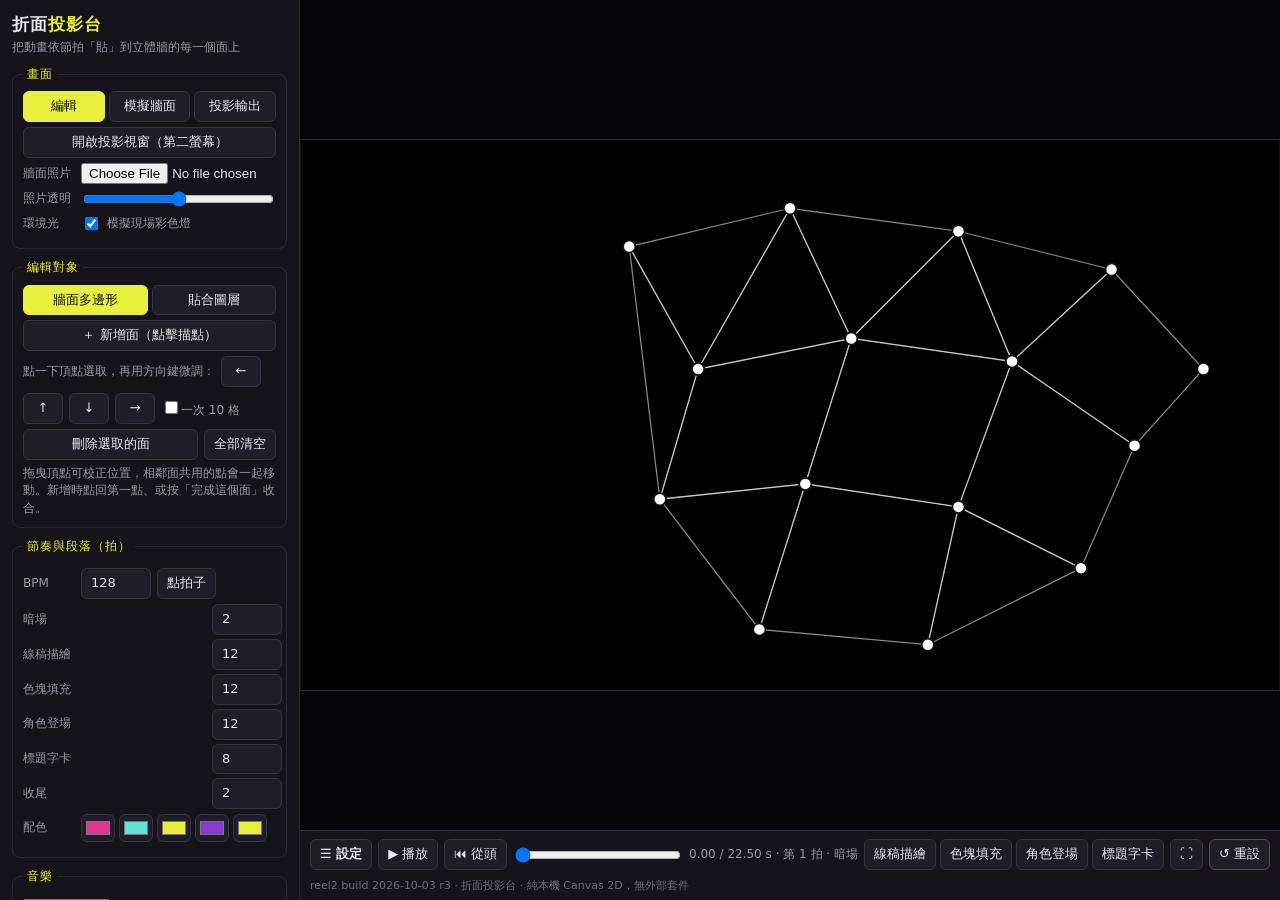
<file: facetstage/index.html>
<!doctype html>
<html lang="zh-Hant">
<head>
<meta charset="utf-8">
<meta name="viewport" content="width=device-width, initial-scale=1">
<title>折面投影台</title>
<style>
:root{
  --bg:#0c0b10; --panel:#15141b; --line:#2a2833; --fg:#e9e7ef; --mute:#9a96a8;
  --acc:#e8ef3c; --acc2:#e0368f; --ok:#5fe3d6;
}
*{box-sizing:border-box}
html,body{margin:0;height:100%;background:var(--bg);color:var(--fg);
  font:14px/1.45 "Microsoft JhengHei","PingFang TC","Noto Sans TC",system-ui,sans-serif}
#app{display:flex;height:100%}
#side{width:300px;flex:none;background:var(--panel);border-right:1px solid var(--line);
  overflow:auto;padding:12px 12px 40px}
#side h1{font-size:17px;margin:0 0 2px;letter-spacing:.06em}
#side h1 b{color:var(--acc)}
#side .sub{color:var(--mute);font-size:12px;margin-bottom:10px}
fieldset{border:1px solid var(--line);border-radius:8px;margin:0 0 10px;padding:8px 10px 10px}
legend{color:var(--acc);font-size:12px;padding:0 4px;letter-spacing:.08em}
.row{display:flex;gap:6px;align-items:center;flex-wrap:wrap;margin:5px 0}
.row label{color:var(--mute);font-size:12px;min-width:52px}
button,select,input[type=text],input[type=number]{
  background:#1f1d27;color:var(--fg);border:1px solid #363343;border-radius:6px;
  padding:5px 9px;font:inherit;font-size:13px}
button{cursor:pointer}
button:hover{border-color:var(--acc)}
button.on{background:var(--acc);color:#111;border-color:var(--acc)}
button.wide{flex:1}
input[type=number]{width:70px}
input[type=text]{width:100%}
input[type=range]{flex:1}
input[type=color]{width:34px;height:28px;border:1px solid #363343;background:#1f1d27;border-radius:6px;padding:2px}
.tabs{display:flex;gap:4px}
.tabs button{flex:1}
.hint{color:var(--mute);font-size:12px}
#main{flex:1;display:flex;flex-direction:column;min-width:0}
#stageWrap{flex:1;position:relative;background:#050407;min-height:0}
#view{position:absolute;inset:0;width:100%;height:100%;display:block;touch-action:none}
#bar{display:flex;gap:6px;align-items:center;padding:8px 10px;border-top:1px solid var(--line);background:var(--panel);flex-wrap:wrap}
#seek{flex:1;min-width:160px}
#tc{font-variant-numeric:tabular-nums;color:var(--mute);min-width:150px;font-size:12px}
#build{color:#6f6b7d;font-size:11px;padding:0 10px 6px;background:var(--panel)}
.segs{display:grid;grid-template-columns:1fr 64px;gap:4px 6px;align-items:center}
.segs span{font-size:12px;color:var(--mute)}
body.out #side,body.out #bar,body.out #build{display:none}
body.side-hidden #side{display:none}
#bar .main{font-weight:700}
.nudge button{min-width:40px}
#btnFactory2{border-color:#7a3a52}
#autoHint.new{color:var(--acc)}
#btnAuto.new{background:var(--acc);color:#111;border-color:var(--acc)}
body.out #stageWrap{background:#000}
@media (max-width:760px){
  #app{flex-direction:column}
  #side{width:auto;max-height:45vh;border-right:0;border-bottom:1px solid var(--line)}
}
</style>
</head>
<body>
<div id="app">
  <aside id="side">
    <h1>折面<b>投影台</b></h1>
    <div class="sub">把動畫依節拍「貼」到立體牆的每一個面上</div>

    <fieldset>
      <legend>畫面</legend>
      <div class="tabs" id="viewTabs">
        <button data-v="edit">編輯</button>
        <button data-v="sim">模擬牆面</button>
        <button data-v="out">投影輸出</button>
      </div>
      <div class="row">
        <button class="wide" id="btnOutWin">開啟投影視窗（第二螢幕）</button>
      </div>
      <div class="row"><label>牆面照片</label><input type="file" id="bgFile" accept="image/*" style="width:180px"></div>
      <div class="row"><label>照片透明</label><input type="range" id="bgAlpha" min="0" max="1" step="0.05"></div>
      <div id="autoBox" style="display:none">
        <div class="hint" id="autoHint">照片已載入：可以讓程式自動找出牆上的面。</div>
        <div class="row"><button id="btnAuto" class="wide">✦ 自動偵測面</button><button id="btnAutoRe">重新偵測</button></div>
        <div class="row"><label>細緻度</label><span class="hint">少</span><input type="range" id="autoDetail" min="1" max="10" step="1" value="5"><span class="hint">多</span></div>
        <div class="row" id="autoApplyRow" style="display:none"><button id="btnAutoApply" class="wide">套用（取代目前的面）</button><button id="btnAutoCancel">取消</button></div>
        <div class="hint" id="autoStatus"></div>
      </div>
      <div class="row"><label>環境光</label><input type="checkbox" id="ambient"><span class="hint">模擬現場彩色燈</span></div>
    </fieldset>

    <fieldset>
      <legend>編輯對象</legend>
      <div class="tabs" id="editTabs">
        <button data-e="facet">牆面多邊形</button>
        <button data-e="layer">貼合圖層</button>
      </div>
      <div id="facetTools">
        <div class="row">
          <button id="btnAddFacet" class="wide">＋ 新增面（點擊描點）</button>
        </div>
        <div class="row" id="addTools" style="display:none">
          <button id="btnUndoPt">↶ 復原上一點</button>
          <button id="btnFinish" class="wide">✓ 完成這個面</button>
          <button id="btnCancelAdd">取消</button>
        </div>
        <div class="row nudge" id="nudgeRow">
          <span class="hint" id="nudgeInfo">點一下頂點選取，再用方向鍵微調：</span>
          <button data-n="-1,0">←</button><button data-n="0,-1">↑</button><button data-n="0,1">↓</button><button data-n="1,0">→</button>
          <label class="hint"><input type="checkbox" id="nudgeBig">一次 10 格</label>
        </div>
        <div class="row">
          <button id="btnDelFacet" class="wide">刪除選取的面</button>
          <button id="btnClearFacets">全部清空</button>
        </div>
        <div class="hint">拖曳頂點可校正位置，相鄰面共用的點會一起移動。新增時點回第一點、或按「完成這個面」收合。</div>
      </div>
      <div id="layerTools" style="display:none">
        <div class="row"><select id="layerSel" style="flex:1"></select></div>
        <div class="row">
          <button id="btnAddText">＋ 文字</button>
          <button id="btnAddImg">＋ 圖片</button>
          <button id="btnDelLayer">刪除</button>
        </div>
        <input type="file" id="imgFile" accept="image/*" style="display:none">
        <div class="row" id="rowText"><label>文字</label><input type="text" id="layerText"></div>
        <div class="row"><label>顏色</label><input type="color" id="layerColor"><label>出場段落</label>
          <select id="layerStage">
            <option value="char">角色</option><option value="title">標題</option><option value="fill">填色</option><option value="lines">線稿</option>
          </select></div>
        <div class="row"><label>手繪抖動</label><input type="range" id="layerBoil" min="0" max="6" step="0.5"></div>
        <div class="hint">拖四個角做透視校正，拖中間整塊移動。</div>
      </div>
    </fieldset>

    <fieldset>
      <legend>節奏與段落（拍）</legend>
      <div class="row"><label>BPM</label><input type="number" id="bpm" min="40" max="220" step="1"><button id="btnTap">點拍子</button></div>
      <div class="segs" id="segs"></div>
      <div class="row"><label>配色</label><span id="palette" style="display:flex;gap:4px"></span></div>
    </fieldset>

    <fieldset>
      <legend>音樂</legend>
      <div class="row"><input type="file" id="audioFile" accept="audio/*" style="width:100%"></div>
      <div class="row"><button id="btnMic" class="wide">用麥克風抓節拍</button></div>
      <div class="hint" id="audioInfo">未載入音樂：用 BPM 產生節拍。</div>
    </fieldset>

    <fieldset>
      <legend>存檔</legend>
      <div class="row">
        <button id="btnExport" class="wide">匯出設定</button>
        <button id="btnImport" class="wide">匯入設定</button>
        <input type="file" id="importFile" accept=".json,application/json" style="display:none">
      </div>
      <div class="row">
        <button id="btnRec" class="wide">錄下畫面（WebM）</button>
        <button id="btnReset">載入範例</button>
      </div>
      <div class="row"><button id="btnFactory" class="wide">↺ 回到初始狀態（清除所有設定）</button></div>
    </fieldset>
  </aside>

  <main id="main">
    <div id="stageWrap"><canvas id="view"></canvas></div>
    <div id="bar">
      <button id="btnSide" class="main">☰ 設定</button>
      <button id="btnPlay">▶ 播放</button>
      <button id="btnRew">⏮ 從頭</button>
      <input type="range" id="seek" min="0" max="1000" value="0">
      <span id="tc">0.00 s</span>
      <span id="segJump" style="display:flex;gap:4px"></span>
      <button id="btnFull" title="全螢幕">⛶</button>
      <button id="btnFactory2" title="回到初始狀態">↺ 重設</button>
    </div>
    <div id="build">reel2 build 2026-10-03 r3 · 折面投影台 · 純本機 Canvas 2D，無外部套件</div>
  </main>
</div>

<script>
'use strict';
const BUILD = 'reel2 build 2026-10-03 r3';
const qs = new URLSearchParams(location.search);
const IS_OUT = location.hash === '#out';
if (IS_OUT) document.body.classList.add('out');

/* ---------- 小工具 ---------- */
const clamp = (v, a = 0, b = 1) => Math.max(a, Math.min(b, v));
const lerp = (a, b, t) => a + (b - a) * t;
const easeOut = t => 1 - Math.pow(1 - t, 3);
const easeBack = t => { const c = 1.9; return 1 + (c + 1) * Math.pow(t - 1, 3) + c * Math.pow(t - 1, 2); };
function rng(seed) { let a = seed >>> 0; return () => { a |= 0; a = a + 0x6D2B79F5 | 0; let t = Math.imul(a ^ a >>> 15, 1 | a); t = t + Math.imul(t ^ t >>> 7, 61 | t) ^ t; return ((t ^ t >>> 14) >>> 0) / 4294967296; }; }
function hashStr(s) { let h = 2166136261; for (const c of String(s)) { h ^= c.charCodeAt(0); h = Math.imul(h, 16777619); } return h >>> 0; }
const uid = () => Math.random().toString(36).slice(2, 9);

/* ---------- 範例場景 ---------- */
const STAGES = [
  ['dark', '暗場'], ['lines', '線稿描繪'], ['fill', '色塊填充'], ['char', '角色登場'], ['title', '標題字卡'], ['out', '收尾']
];
function demoState() {
  const V = {
    A: [430, 140], B: [640, 90], C: [860, 120], D: [1060, 170], E: [1180, 300],
    F: [520, 300], G: [720, 260], H: [930, 290], I: [1090, 400],
    J: [470, 470], K: [660, 450], L: [860, 480], M: [1020, 560],
    N: [600, 640], O: [820, 660]
  };
  const f = (s, i) => ({ id: 'f' + i, pts: s.split('').map(k => V[k].slice()) });
  return {
    v: 1, res: [1280, 720], bpm: 128,
    beats: { dark: 2, lines: 12, fill: 12, char: 12, title: 8, out: 2 },
    palette: ['#e0368f', '#5fe3d6', '#e9ee3c', '#8a3bd1'],
    line: '#e8ef3c',
    facets: ['ABF', 'BGF', 'BCG', 'CHG', 'CDH', 'DEIH', 'AFJ', 'FGKJ', 'GHLK', 'HIML', 'JKN', 'KLON', 'LMO'].map(f),
    layers: [
      { id: 'L1', type: 'img', name: '角色插畫', src: '', stage: 'char', color: '#ffffff', boil: 2.5,
        q: [[585, 130], [905, 170], [890, 480], [600, 450]] },
      { id: 'L2', type: 'text', name: '狀聲字', text: '嘩啊！', stage: 'char', color: '#ffffff', boil: 2,
        q: [[890, 320], [1090, 360], [1078, 470], [880, 435]] },
      { id: 'L3', type: 'text', name: '標題', text: '閃電落下', stage: 'title', color: '#ff2a4a', boil: 0,
        q: [[430, 470], [840, 425], [860, 665], [465, 690]] }
    ],
    bg: '', bgAlpha: 0.5, ambient: true
  };
}

/* ---------- 狀態 / 儲存 ---------- */
const LS = 'reel2.facetstage.v1';
let S;
function loadState() {
  try { const j = JSON.parse(localStorage.getItem(LS) || 'null'); if (j && j.v === 1) return j; } catch (e) {}
  return demoState();
}
let saveTimer = 0;
function saveState() {
  clearTimeout(saveTimer);
  saveTimer = setTimeout(() => {
    try { localStorage.setItem(LS, JSON.stringify(S)); } catch (e) { console.warn('儲存失敗（可能圖片太大）', e); }
    broadcast({ kind: 'state', S });
  }, 150);
}
S = qs.has('demo') ? demoState() : loadState();

/* ---------- 跨視窗同步 ---------- */
let bc = null;
try { bc = new BroadcastChannel('reel2-facetstage'); } catch (e) {}
function broadcast(m) { try { bc && bc.postMessage(m); } catch (e) {} }

/* ---------- 時鐘 ---------- */
const clock = { playing: false, base: 0, at: 0 };
const audio = new Audio(); audio.loop = true;
let audioOn = false;
function now() {
  if (audioOn && !audio.paused) return audio.currentTime;
  return clock.playing ? clock.base + (performance.now() - clock.at) / 1000 : clock.base;
}
function totalBeats() { return STAGES.reduce((s, [k]) => s + (+S.beats[k] || 0), 0) || 1; }
function loopSec() { return totalBeats() * 60 / S.bpm; }
function setTime(t) {
  clock.base = t; clock.at = performance.now();
  if (audioOn) { try { audio.currentTime = t % (audio.duration || 1e9); } catch (e) {} }
  sendClock();
}
function play(on) {
  const t = now();
  clock.playing = on; clock.base = t; clock.at = performance.now();
  if (audioOn) { on ? audio.play().catch(() => {}) : audio.pause(); }
  document.getElementById('btnPlay').textContent = on ? '⏸ 暫停' : '▶ 播放';
  sendClock();
}
function sendClock() { broadcast({ kind: 'clock', playing: clock.playing, t: now(), sent: Date.now() }); }

/* ---------- 節拍偵測 ---------- */
let actx = null, analyser = null, freq = null, energyAvg = 0, kick = 0, lastKick = 0;
function ensureCtx() { if (!actx) actx = new (window.AudioContext || window.webkitAudioContext)(); return actx; }
function attachAnalyser(node) {
  analyser = actx.createAnalyser(); analyser.fftSize = 1024; analyser.smoothingTimeConstant = 0.5;
  node.connect(analyser); freq = new Uint8Array(analyser.frequencyBinCount);
}
function audioPulse(dt) {
  if (!analyser) return null;
  analyser.getByteFrequencyData(freq);
  let e = 0; for (let i = 1; i < 10; i++) e += freq[i]; e /= 9 * 255;
  energyAvg = lerp(energyAvg, e, 0.04);
  const t = performance.now();
  if (e > energyAvg * 1.25 + 0.04 && t - lastKick > 180) { kick = 1; lastKick = t; }
  kick = Math.max(0, kick - dt * 4);
  return kick;
}

/* ---------- 時間 → 段落 ---------- */
function timeline(t) {
  const tb = totalBeats();
  let b = (t * S.bpm / 60) % tb; if (b < 0) b += tb;
  const st = {}; let acc = 0, cur = 'dark', curP = 0;
  for (const [k] of STAGES) {
    const d = +S.beats[k] || 0;
    st[k] = d > 0 ? clamp((b - acc) / d) : (b >= acc ? 1 : 0);
    st[k + 'Start'] = acc;
    if (b >= acc && b < acc + d) { cur = k; curP = (b - acc) / d; }
    acc += d;
  }
  return { b, st, cur, curP };
}

/* ---------- 幾何 ---------- */
function centroid(p) { let x = 0, y = 0; for (const q of p) { x += q[0]; y += q[1]; } return [x / p.length, y / p.length]; }
function polyPath(ctx, p) { ctx.beginPath(); p.forEach((q, i) => i ? ctx.lineTo(q[0], q[1]) : ctx.moveTo(q[0], q[1])); ctx.closePath(); }
function inPoly(pt, p) {
  let c = false;
  for (let i = 0, j = p.length - 1; i < p.length; j = i++) {
    const [xi, yi] = p[i], [xj, yj] = p[j];
    if ((yi > pt[1]) !== (yj > pt[1]) && pt[0] < (xj - xi) * (pt[1] - yi) / (yj - yi) + xi) c = !c;
  }
  return c;
}
function longestEdgeAngle(p) {
  let best = 0, ang = 0;
  for (let i = 0; i < p.length; i++) {
    const a = p[i], b = p[(i + 1) % p.length], d = Math.hypot(b[0] - a[0], b[1] - a[1]);
    if (d > best) { best = d; ang = Math.atan2(b[1] - a[1], b[0] - a[0]); }
  }
  return ang;
}
function radius(p, c) { return Math.max(...p.map(q => Math.hypot(q[0] - c[0], q[1] - c[1]))); }

/* 透視（Homography）：把單位矩形映到任意四邊形 */
function solve(A, b) {
  const n = b.length;
  for (let i = 0; i < n; i++) {
    let m = i; for (let r = i + 1; r < n; r++) if (Math.abs(A[r][i]) > Math.abs(A[m][i])) m = r;
    [A[i], A[m]] = [A[m], A[i]]; [b[i], b[m]] = [b[m], b[i]];
    for (let r = i + 1; r < n; r++) { const f = A[r][i] / A[i][i]; for (let c = i; c < n; c++) A[r][c] -= f * A[i][c]; b[r] -= f * b[i]; }
  }
  const x = new Array(n);
  for (let i = n - 1; i >= 0; i--) { let s = b[i]; for (let c = i + 1; c < n; c++) s -= A[i][c] * x[c]; x[i] = s / A[i][i]; }
  return x;
}
function homography(src, dst) {
  const A = [], b = [];
  for (let i = 0; i < 4; i++) {
    const [x, y] = src[i], [u, v] = dst[i];
    A.push([x, y, 1, 0, 0, 0, -u * x, -u * y]); b.push(u);
    A.push([0, 0, 0, x, y, 1, -v * x, -v * y]); b.push(v);
  }
  const h = solve(A, b); h.push(1); return h;
}
const hApply = (h, x, y) => { const w = h[6] * x + h[7] * y + h[8]; return [(h[0] * x + h[1] * y + h[2]) / w, (h[3] * x + h[4] * y + h[5]) / w]; };

function drawTri(ctx, img, s0, s1, s2, d0, d1, d2) {
  const c = [(d0[0] + d1[0] + d2[0]) / 3, (d0[1] + d1[1] + d2[1]) / 3];
  const g = d => { const dx = d[0] - c[0], dy = d[1] - c[1], l = Math.hypot(dx, dy) || 1; return [d[0] + dx / l * 0.9, d[1] + dy / l * 0.9]; };
  const e0 = g(d0), e1 = g(d1), e2 = g(d2);
  ctx.save();
  ctx.beginPath(); ctx.moveTo(e0[0], e0[1]); ctx.lineTo(e1[0], e1[1]); ctx.lineTo(e2[0], e2[1]); ctx.closePath(); ctx.clip();
  const du1 = s1[0] - s0[0], dv1 = s1[1] - s0[1], du2 = s2[0] - s0[0], dv2 = s2[1] - s0[1];
  const dx1 = d1[0] - d0[0], dy1 = d1[1] - d0[1], dx2 = d2[0] - d0[0], dy2 = d2[1] - d0[1];
  const det = du1 * dv2 - du2 * dv1; if (Math.abs(det) < 1e-9) { ctx.restore(); return; }
  const a = (dx1 * dv2 - dx2 * dv1) / det, cc = (dx2 * du1 - dx1 * du2) / det;
  const b = (dy1 * dv2 - dy2 * dv1) / det, d = (dy2 * du1 - dy1 * du2) / det;
  const e = d0[0] - a * s0[0] - cc * s0[1], f = d0[1] - b * s0[0] - d * s0[1];
  ctx.transform(a, b, cc, d, e, f);
  ctx.drawImage(img, 0, 0);
  ctx.restore();
}
function drawWarped(ctx, img, quad, N = 10) {
  const iw = img.width, ih = img.height;
  const h = homography([[0, 0], [iw, 0], [iw, ih], [0, ih]], quad);
  const P = [];
  for (let j = 0; j <= N; j++) { P[j] = []; for (let i = 0; i <= N; i++) P[j][i] = hApply(h, iw * i / N, ih * j / N); }
  for (let j = 0; j < N; j++) for (let i = 0; i < N; i++) {
    const s00 = [iw * i / N, ih * j / N], s10 = [iw * (i + 1) / N, ih * j / N], s01 = [iw * i / N, ih * (j + 1) / N], s11 = [iw * (i + 1) / N, ih * (j + 1) / N];
    drawTri(ctx, img, s00, s10, s11, P[j][i], P[j][i + 1], P[j + 1][i + 1]);
    drawTri(ctx, img, s00, s11, s01, P[j][i], P[j + 1][i + 1], P[j + 1][i]);
  }
}

/* ---------- 每個面的內容 ---------- */
function facetDecor(f, idx) {
  const r = rng(hashStr(f.id) ^ (idx * 7919));
  const kinds = ['grid', 'hatch', 'zig', 'grid', 'tri'];
  return {
    pattern: kinds[Math.floor(r() * kinds.length)],
    spacing: 15 + Math.floor(r() * 9),
    col: Math.floor(r() * 4),
    col2: Math.floor(r() * 4),
    shardY: (r() - 0.5) * 0.6, shardAmp: 0.12 + r() * 0.16, shardTeeth: 3 + Math.floor(r() * 4), shardW: 0.16 + r() * 0.18,
    stripes: r() < 0.45, wipe: r() * Math.PI * 2, mode: (m => m < 0.18 ? 'keep' : m < 0.6 ? 'shard' : 'full')(r())
  };
}
function patternLines(d, R) {
  const L = [], s = d.spacing;
  if (d.pattern === 'grid') {
    for (let x = -R; x <= R; x += s) L.push([[x, -R], [x, R]]);
    for (let y = -R; y <= R; y += s) L.push([[-R, y], [R, y]]);
  } else if (d.pattern === 'hatch') {
    for (let x = -2 * R; x <= 2 * R; x += s * 0.8) L.push([[x, -R], [x + R, R]]);
  } else if (d.pattern === 'tri') {
    for (let y = -R; y <= R; y += s * 1.3) L.push([[-R, y], [R, y]]);
    for (let x = -2 * R; x <= 2 * R; x += s * 1.5) { L.push([[x, -R], [x + R * 0.6, R]]); L.push([[x, -R], [x - R * 0.6, R]]); }
  } else {
    for (let k = -2; k <= 2; k++) {
      const y0 = k * R * 0.38, pts = [];
      for (let i = 0; i <= 8; i++) pts.push([-R + 2 * R * i / 8, y0 + (i % 2 ? -1 : 1) * R * 0.12]);
      for (let i = 0; i < pts.length - 1; i++) L.push([pts[i], pts[i + 1]]);
    }
  }
  return L;
}
function shardPoly(d, R, yo = 0, wm = 1) {
  const top = [], bot = [], n = d.shardTeeth * 2;
  for (let i = 0; i <= n; i++) {
    const x = -R * 1.1 + 2.2 * R * i / n, y = (d.shardY + yo) * R + (i % 2 ? -1 : 1) * d.shardAmp * R;
    top.push([x, y]); bot.push([x + R * 0.08, y + d.shardW * wm * R]);
  }
  return top.concat(bot.reverse());
}
function partialPerimeter(ctx, p, frac) {
  let total = 0; const seg = [];
  for (let i = 0; i < p.length; i++) { const a = p[i], b = p[(i + 1) % p.length]; const l = Math.hypot(b[0] - a[0], b[1] - a[1]); seg.push(l); total += l; }
  let left = total * frac;
  ctx.beginPath(); ctx.moveTo(p[0][0], p[0][1]);
  for (let i = 0; i < p.length && left > 0; i++) {
    const a = p[i], b = p[(i + 1) % p.length], k = Math.min(1, left / seg[i]);
    ctx.lineTo(lerp(a[0], b[0], k), lerp(a[1], b[1], k)); left -= seg[i];
  }
  ctx.stroke();
}

/* ---------- 原創手繪角色（預設插畫，可換成自己的圖） ---------- */
const charCanvas = document.createElement('canvas'); charCanvas.width = 512; charCanvas.height = 512;
let charSeed = -1;
function wob(r, a) { return (r() - 0.5) * a; }
function drawCharacter(seed, boil) {
  if (seed === charSeed) return charCanvas;
  charSeed = seed;
  const c = charCanvas.getContext('2d'), r = rng(seed * 131 + 7), j = () => wob(r, boil * 2.2);
  c.clearRect(0, 0, 512, 512);
  c.lineJoin = 'round'; c.lineCap = 'round';
  const ink = '#1b0f2e';
  const shape = (pts, fill, w = 7) => {
    c.beginPath(); pts.forEach((q, i) => { const x = q[0] + j(), y = q[1] + j(); i ? c.lineTo(x, y) : c.moveTo(x, y); }); c.closePath();
    if (fill) { c.fillStyle = fill; c.fill(); } c.lineWidth = w; c.strokeStyle = ink; c.stroke();
  };
  const circ = (x, y, rad, fill, w = 7) => {
    const pts = []; for (let i = 0; i < 18; i++) { const a = i / 18 * Math.PI * 2; pts.push([x + Math.cos(a) * rad, y + Math.sin(a) * rad]); }
    shape(pts, fill, w);
  };
  // 飄動圍巾
  shape([[200, 300], [90, 268], [40, 300], [120, 318], [60, 350], [190, 340]], '#5fe3d6');
  // 身體（披風）
  shape([[190, 290], [330, 300], [360, 430], [300, 470], [200, 465], [160, 420]], '#8a3bd1');
  shape([[215, 330], [300, 335], [292, 420], [222, 418]], '#e0368f', 5);
  // 手上的閃電
  shape([[340, 330], [420, 250], [400, 300], [470, 280], [380, 380], [400, 330]], '#e9ee3c');
  // 頭與尖髮
  shape([[150, 190], [170, 110], [205, 150], [230, 80], [262, 140], [300, 70], [318, 150], [360, 120], [350, 200]], '#e9ee3c');
  circ(255, 215, 92, '#f6e6c8');
  // 護目鏡
  shape([[160, 195], [350, 190], [352, 222], [158, 228]], '#e9ee3c', 6);
  circ(215, 210, 28, '#5fe3d6', 6); circ(298, 207, 28, '#5fe3d6', 6);
  c.fillStyle = '#ffffff'; c.beginPath(); c.arc(207 + j(), 202 + j(), 7, 0, 7); c.arc(290 + j(), 199 + j(), 7, 0, 7); c.fill();
  // 嘴
  shape([[225, 262], [290, 258], [272, 290], [238, 292]], '#e0368f', 6);
  // 速度線
  c.lineWidth = 6; c.strokeStyle = '#ffffff';
  for (let i = 0; i < 4; i++) { const y = 120 + i * 38; c.beginPath(); c.moveTo(20 + j(), y + j()); c.lineTo(110 + j(), y - 14 + j()); c.stroke(); }
  return charCanvas;
}

/* ---------- 文字貼圖 ---------- */
const textCache = new Map();
function textCanvas(L, seed) {
  const key = L.text + '|' + L.color + '|' + seed;
  if (textCache.has(key)) return textCache.get(key);
  if (textCache.size > 60) textCache.clear();
  const cv = document.createElement('canvas'); cv.width = 1024; cv.height = 384;
  const c = cv.getContext('2d'), r = rng(seed * 977 + 3);
  const chars = [...(L.text || ' ')];
  const size = Math.min(300, 960 / Math.max(1, chars.length) * 1.05);
  c.font = `900 ${size}px "Microsoft JhengHei","PingFang TC","Noto Sans TC",sans-serif`;
  c.textBaseline = 'middle'; c.lineJoin = 'round';
  const total = chars.reduce((s, ch) => s + c.measureText(ch).width, 0);
  let x = (1024 - total) / 2;
  for (const ch of chars) {
    const w = c.measureText(ch).width, b = (L.boil || 0) * 2;
    c.save(); c.translate(x + w / 2 + wob(r, b), 192 + wob(r, b)); c.rotate(wob(r, 0.05 * (L.boil || 0)));
    c.shadowColor = L.color; c.shadowBlur = size * 0.12;
    c.lineWidth = size * 0.14; c.strokeStyle = '#140a22'; c.strokeText(ch, -w / 2, 0);
    c.shadowBlur = 0; c.fillStyle = L.color; c.fillText(ch, -w / 2, 0);
    c.restore(); x += w;
  }
  textCache.set(key, cv); return cv;
}
const imgCache = new Map();
function layerImage(L) {
  if (!L.src) return null;
  let im = imgCache.get(L.src);
  if (!im) { im = new Image(); im.src = L.src; imgCache.set(L.src, im); }
  return im.complete && im.naturalWidth ? im : null;
}
let bgImg = null, bgSrc = '';
function getBg() {
  if (S.bg !== bgSrc) { bgSrc = S.bg; bgImg = null; if (S.bg) { const im = new Image(); im.onload = () => { bgImg = im; }; im.src = S.bg; } }
  return bgImg;
}

/* ---------- 合成投影畫面 ---------- */
const proj = document.createElement('canvas');
const comp = document.createElement('canvas');
function stagger(P, k, n, s = 1.4) { return clamp((P * (1 + s) - (n > 1 ? k / (n - 1) : 0) * s)); }

function renderProjection(t, pulse) {
  const [W, H] = S.res;
  if (proj.width !== W || proj.height !== H) { proj.width = W; proj.height = H; }
  const c = proj.getContext('2d');
  c.setTransform(1, 0, 0, 1, 0, 0);
  c.globalCompositeOperation = 'source-over'; c.globalAlpha = 1;
  c.fillStyle = '#000'; c.fillRect(0, 0, W, H);
  const T = timeline(t), st = T.st;
  const fade = 1 - st.out;
  const pal = S.palette;
  const order = S.facets.map((f, i) => ({ f, i, c: centroid(f.pts) })).sort((a, b) => (a.c[0] + a.c[1] * 0.35) - (b.c[0] + b.c[1] * 0.35));
  const n = order.length;
  // 段落切換時的白閃
  let flash = 0;
  for (const k of ['lines', 'fill', 'char', 'title']) { const db = T.b - st[k + 'Start']; if (db >= 0 && db < 0.5) flash = Math.max(flash, 1 - db / 0.5); }
  c.globalAlpha = fade;
  c.lineJoin = 'round'; c.lineCap = 'round';

  order.forEach((o, k) => {
    const f = o.f, p = f.pts, d = facetDecor(f, o.i), cen = o.c, R = radius(p, cen) + 4, ang = longestEdgeAngle(p);
    const lp = stagger(st.lines, k, n), pp = stagger(clamp(st.lines * 1.25 - 0.25), k, n), fp = stagger(st.fill, k, n, 1.8);
    c.save(); polyPath(c, p); c.clip();
    c.translate(cen[0], cen[1]); c.rotate(ang);
    // 面內線稿圖樣（填色後只有少數面保留）
    const patVis = fp > 0 && d.mode !== 'keep' ? 1 - clamp(fp * 3) : 1;
    if (pp > 0 && patVis > 0) {
      const L = patternLines(d, R), m = L.length, show = pp * m;
      c.strokeStyle = S.line; c.lineWidth = 1.6; c.globalAlpha = fade * patVis * 0.9;
      c.beginPath();
      for (let i = 0; i < m && i < show; i++) {
        const [a, b] = L[i], q = Math.min(1, show - i);
        c.moveTo(a[0], a[1]); c.lineTo(lerp(a[0], b[0], q), lerp(a[1], b[1], q));
      }
      c.stroke();
    }
    // 色塊填充：沿隨機方向擦入
    if (fp > 0 && d.mode !== 'keep') {
      c.globalAlpha = fade;
      c.save(); c.rotate(d.wipe);
      c.beginPath(); c.rect(-R * 1.5, -R * 1.5, 3 * R * easeOut(fp), 3 * R); c.clip();
      c.rotate(-d.wipe);
      const shift = st.fill >= 1 ? Math.floor(T.b / 4) : 0;
      const c1 = (d.col + shift) % pal.length;
      let c2 = (d.col2 + shift) % pal.length; if (c2 === c1) c2 = (c2 + 1) % pal.length;
      const stripes = () => {
        c.strokeStyle = 'rgba(30,8,50,.75)'; c.lineWidth = 3.5; c.beginPath();
        for (let x = -3 * R; x < 3 * R; x += 10) { c.moveTo(x, -R * 1.5); c.lineTo(x + R * 1.5, R * 1.5); }
        c.stroke();
      };
      if (d.mode === 'full') {
        c.fillStyle = pal[c1]; c.fillRect(-R * 1.5, -R * 1.5, 3 * R, 3 * R);
        if (d.stripes) stripes();
        polyPath(c, shardPoly(d, R)); c.fillStyle = pal[c2]; c.fill();
        c.lineWidth = 3; c.strokeStyle = 'rgba(20,6,40,.9)'; c.stroke();
        if (pulse > 0.01) { c.fillStyle = `rgba(255,255,255,${0.16 * pulse})`; c.fillRect(-R * 1.5, -R * 1.5, 3 * R, 3 * R); }
      } else {
        // 閃電帶：只打亮一部分，留下黑牆，像電光劈過牆面
        const bands = [[-0.1, 1.0, c1], [0.55, 0.55, c2]];
        for (const [yo, wm, ci] of bands) {
          c.save(); polyPath(c, shardPoly(d, R, yo - 0.25, wm)); c.fillStyle = pal[ci]; c.fill();
          c.clip(); if (d.stripes && ci === c1) stripes();
          if (pulse > 0.01) { c.fillStyle = `rgba(255,255,255,${0.2 * pulse})`; c.fillRect(-R * 1.5, -R * 1.5, 3 * R, 3 * R); }
          c.restore();
          polyPath(c, shardPoly(d, R, yo - 0.25, wm)); c.lineWidth = 3; c.strokeStyle = 'rgba(20,6,40,.9)'; c.stroke();
        }
      }
      c.restore();
      // 墨線內框，讓色塊之間分得開
      c.rotate(-ang); c.translate(-cen[0], -cen[1]);
      if (d.mode === 'full') { polyPath(c, p); c.strokeStyle = 'rgba(16,4,30,.9)'; c.lineWidth = 9 * easeOut(fp); c.stroke(); }
      c.translate(cen[0], cen[1]); c.rotate(ang);
    }
    if (st.title > 0 && st.out < 1) { c.globalAlpha = fade * (0.1 + 0.3 * pulse) * clamp(st.title * 6); c.fillStyle = '#ff1840'; c.fillRect(-R * 1.5, -R * 1.5, 3 * R, 3 * R); }
    if (flash > 0) { c.globalAlpha = fade * flash * 0.55; c.fillStyle = '#fff'; c.fillRect(-R * 1.5, -R * 1.5, 3 * R, 3 * R); }
    c.restore();
    // 描邊（逐筆畫出）
    if (lp > 0) {
      c.globalAlpha = fade * (d.mode === 'shard' ? 1 - 0.7 * fp : 1);
      c.strokeStyle = S.line; c.lineWidth = 2.6 + 2.2 * pulse;
      c.shadowColor = S.line; c.shadowBlur = 8 + 10 * pulse;
      partialPerimeter(c, p, easeOut(lp));
      c.shadowBlur = 0;
    }
  });

  // 貼合圖層
  for (const L of S.layers) {
    const sp = st[L.stage] ?? 0; if (sp <= 0) continue;
    const local = (T.b - st[L.stage + 'Start']) / Math.max(0.01, +S.beats[L.stage] || 1);
    const boilSeed = L.boil > 0 ? Math.floor(t * 8) : 0;
    let src = null;
    if (L.type === 'img') src = layerImage(L) || drawCharacter(boilSeed, L.boil || 0);
    else src = textCanvas(L, boilSeed);
    if (!src) continue;
    // 登場：彈出放大
    const pop = clamp(local / 0.12), s = L.stage === 'title' ? lerp(1.35, 1, easeOut(pop)) : easeBack(pop);
    const cq = centroid(L.q);
    const jit = L.type === 'img' && L.boil ? [Math.sin(boilSeed * 2.3) * L.boil * 0.6, Math.cos(boilSeed * 1.7) * L.boil * 0.6] : [0, 0];
    const q = L.q.map(v => [cq[0] + (v[0] - cq[0]) * s + jit[0], cq[1] + (v[1] - cq[1]) * s + jit[1]]);
    let a = fade * clamp(local / 0.05);
    if (L.stage === 'title') a *= 0.72 + 0.28 * pulse;
    c.globalAlpha = a;
    drawWarped(c, src, q, 8);
  }
  c.globalAlpha = 1;
  return proj;
}

/* ---------- 模擬牆面 ---------- */
function renderComposite(t, pulse, view) {
  const [W, H] = S.res;
  if (comp.width !== W || comp.height !== H) { comp.width = W; comp.height = H; }
  const c = comp.getContext('2d');
  const P = renderProjection(t, pulse);
  c.setTransform(1, 0, 0, 1, 0, 0); c.globalAlpha = 1; c.globalCompositeOperation = 'source-over';
  if (view === 'out') { c.drawImage(P, 0, 0); return comp; }
  const bg = getBg();
  if (view === 'edit') {
    c.fillStyle = '#000'; c.fillRect(0, 0, W, H);
    if (bg) { c.globalAlpha = S.bgAlpha; c.drawImage(bg, 0, 0, W, H); c.globalAlpha = 1; }
    c.globalCompositeOperation = 'lighter'; c.drawImage(P, 0, 0); c.globalCompositeOperation = 'source-over';
    return comp;
  }
  // 模擬：牆面反照率 ×（環境光 + 投影）
  if (bg) { c.drawImage(bg, 0, 0, W, H); }
  else {
    const g = c.createLinearGradient(0, 0, W, H); g.addColorStop(0, '#2b2a31'); g.addColorStop(1, '#141318');
    c.fillStyle = g; c.fillRect(0, 0, W, H);
    S.facets.forEach((f, i) => {
      const r = rng(hashStr(f.id) + 11), l = 70 + r() * 70;
      polyPath(c, f.pts); c.fillStyle = `rgb(${l},${l},${l + 6})`; c.fill();
      c.strokeStyle = 'rgba(0,0,0,.35)'; c.lineWidth = 1.5; c.stroke();
    });
  }
  // 暗房：先把牆壓暗，再加光
  c.globalCompositeOperation = 'multiply';
  const amb = c.createLinearGradient(0, 0, W, 0);
  if (S.ambient) { amb.addColorStop(0, 'rgb(170,80,230)'); amb.addColorStop(0.45, 'rgb(90,90,200)'); amb.addColorStop(1, 'rgb(45,45,85)'); }
  else { amb.addColorStop(0, 'rgb(40,40,48)'); amb.addColorStop(1, 'rgb(40,40,48)'); }
  c.fillStyle = amb; c.fillRect(0, 0, W, H);
  c.globalCompositeOperation = 'screen';
  c.filter = 'blur(6px)'; c.globalAlpha = 0.55; c.drawImage(P, 0, 0);
  c.filter = 'none'; c.globalAlpha = 0.95; c.drawImage(P, 0, 0);
  c.globalAlpha = 1; c.globalCompositeOperation = 'source-over';
  // 暗角
  const v = c.createRadialGradient(W / 2, H / 2, H * 0.3, W / 2, H / 2, H * 0.95);
  v.addColorStop(0, 'rgba(0,0,0,0)'); v.addColorStop(1, 'rgba(0,0,0,.6)');
  c.fillStyle = v; c.fillRect(0, 0, W, H);
  return comp;
}

/* ---------- 自動偵測面：照片 → 平面多邊形 ----------
   同一個平面受光一致、顏色平滑；兩個面交界（折線）會有明暗跳變。
   流程：縮圖 → Lab → 保邊平滑 → 梯度 → SLIC 超像素 → 依「共用邊界的平均梯度」由弱到強合併
   → 清掉碎塊 → 外輪廓追蹤 → Douglas–Peucker 簡化成 3–8 點 → 相鄰面的角點吸附成同一點。 */
const yieldUI = () => new Promise(r => setTimeout(r, 0));
function loadImg(src) { return new Promise((res, rej) => { const im = new Image(); im.onload = () => res(im); im.onerror = rej; im.src = src; }); }

async function detectFacets(src, detail = 5, prog = () => {}, outRes = S.res) {
  const t0 = performance.now();
  let lastY = t0;
  const maybeYield = async () => { const t = performance.now(); if (t - lastY > 30) { await yieldUI(); lastY = performance.now(); } };
  const im = await loadImg(src);
  const LONG = 360, k = LONG / Math.max(im.naturalWidth, im.naturalHeight);
  const w = Math.max(24, Math.round(im.naturalWidth * k)), h = Math.max(24, Math.round(im.naturalHeight * k)), N = w * h;
  const cv = document.createElement('canvas'); cv.width = w; cv.height = h;
  const cx = cv.getContext('2d', { willReadFrequently: true }); cx.drawImage(im, 0, 0, w, h);
  const px = cx.getImageData(0, 0, w, h).data;
  prog('轉換色彩…'); await yieldUI();
  // sRGB → CIELab
  let L = new Float32Array(N), A = new Float32Array(N), B = new Float32Array(N);
  const lin = new Float32Array(256);
  for (let i = 0; i < 256; i++) { const c = i / 255; lin[i] = c <= 0.04045 ? c / 12.92 : Math.pow((c + 0.055) / 1.055, 2.4); }
  const f = t => t > 0.008856 ? Math.cbrt(t) : 7.787 * t + 16 / 116;
  for (let i = 0; i < N; i++) {
    const r = lin[px[i * 4]], g = lin[px[i * 4 + 1]], b = lin[px[i * 4 + 2]];
    const X = (0.4124 * r + 0.3576 * g + 0.1805 * b) / 0.9505, Y = 0.2126 * r + 0.7152 * g + 0.0722 * b, Z = (0.0193 * r + 0.1192 * g + 0.9505 * b) / 1.089;
    const fx = f(X), fy = f(Y), fz = f(Z);
    L[i] = 116 * fy - 16; A[i] = 500 * (fx - fy); B[i] = 200 * (fy - fz);
  }
  // 保邊平滑（簡化雙邊濾波，權重查表）兩輪
  const SIGC = 4.5, LUT = new Float32Array(1200);
  for (let i = 0; i < LUT.length; i++) LUT[i] = Math.exp(-(i / 4) / (2 * SIGC * SIGC));
  const SP = []; for (let dy = -2; dy <= 2; dy++) for (let dx = -2; dx <= 2; dx++) SP.push([dx, dy, Math.exp(-(dx * dx + dy * dy) / 4.5)]);
  for (let pass = 0; pass < 2; pass++) {
    prog(`平滑雜訊（${pass + 1}/2）…`); await yieldUI();
    const L2 = new Float32Array(N), A2 = new Float32Array(N), B2 = new Float32Array(N);
    for (let y = 0; y < h; y++) { if ((y & 3) === 0) await maybeYield(); for (let x = 0; x < w; x++) {
      const i = y * w + x; let sw = 0, sl = 0, sa = 0, sb = 0;
      for (const [dx, dy, ws] of SP) {
        const xx = x + dx, yy = y + dy; if (xx < 0 || yy < 0 || xx >= w || yy >= h) continue;
        const j = yy * w + xx, dl = L[j] - L[i], da = A[j] - A[i], db = B[j] - B[i];
        const wt = ws * LUT[Math.min(1199, Math.round((dl * dl + da * da + db * db) * 4))];
        sw += wt; sl += wt * L[j]; sa += wt * A[j]; sb += wt * B[j];
      }
      L2[i] = sl / sw; A2[i] = sa / sw; B2[i] = sb / sw;
    } }
    L = L2; A = A2; B = B2;
  }
  // 跨邊明暗差：兩側各隔 2 像素、取 3 像素平均相減 → 單位就是「兩個面的 Lab 色差」，不受模糊影響、雜訊被平均掉
  const G = new Float32Array(N);
  for (let y = 2; y < h - 2; y++) for (let x = 2; x < w - 2; x++) {
    const i = y * w + x; let s = 0;
    for (const C of [L, A, B]) {
      const gx = (C[i - w + 2] + C[i + 2] + C[i + w + 2] - C[i - w - 2] - C[i - 2] - C[i + w - 2]) / 3;
      const gy = (C[i + 2 * w - 1] + C[i + 2 * w] + C[i + 2 * w + 1] - C[i - 2 * w - 1] - C[i - 2 * w] - C[i - 2 * w + 1]) / 3;
      s += gx * gx + gy * gy;
    }
    G[i] = Math.sqrt(s);
  }
  // SLIC 超像素
  prog('切超像素…'); await yieldUI();
  const K = 800, Sg = Math.max(4, Math.round(Math.sqrt(N / K))), M = 3;
  const ctr = [];
  for (let y = Sg >> 1; y < h; y += Sg) for (let x = Sg >> 1; x < w; x += Sg) {
    let bx = x, by = y, bg = Infinity;
    for (let dy = -1; dy <= 1; dy++) for (let dx = -1; dx <= 1; dx++) { const xx = Math.min(w - 2, Math.max(1, x + dx)), yy = Math.min(h - 2, Math.max(1, y + dy)); if (G[yy * w + xx] < bg) { bg = G[yy * w + xx]; bx = xx; by = yy; } }
    const j = by * w + bx; ctr.push([L[j], A[j], B[j], bx, by]);
  }
  const lab = new Int32Array(N).fill(-1), dist = new Float32Array(N);
  const wS = (M / Sg) * (M / Sg);
  for (let it = 0; it < 6; it++) {
    dist.fill(Infinity);
    for (let ci = 0; ci < ctr.length; ci++) {
      const c = ctr[ci]; if ((ci & 15) === 0) await maybeYield();
      const x0 = Math.max(0, Math.round(c[3] - 2 * Sg)), x1 = Math.min(w - 1, Math.round(c[3] + 2 * Sg));
      const y0 = Math.max(0, Math.round(c[4] - 2 * Sg)), y1 = Math.min(h - 1, Math.round(c[4] + 2 * Sg));
      for (let y = y0; y <= y1; y++) for (let x = x0; x <= x1; x++) {
        const i = y * w + x, dl = L[i] - c[0], da = A[i] - c[1], db = B[i] - c[2], dx = x - c[3], dy = y - c[4];
        const d = dl * dl + da * da + db * db + (dx * dx + dy * dy) * wS;
        if (d < dist[i]) { dist[i] = d; lab[i] = ci; }
      }
    }
    const acc = ctr.map(() => [0, 0, 0, 0, 0, 0]);
    for (let i = 0; i < N; i++) { const a = acc[lab[i]]; a[0] += L[i]; a[1] += A[i]; a[2] += B[i]; a[3] += i % w; a[4] += (i / w) | 0; a[5]++; }
    acc.forEach((a, ci) => { if (a[5]) ctr[ci] = [a[0] / a[5], a[1] / a[5], a[2] / a[5], a[3] / a[5], a[4] / a[5]]; });
    await maybeYield();
  }
  // 連通性：每個連通塊一個新編號，太小的塊併給鄰居
  const reg = new Int32Array(N).fill(-1), stack = new Int32Array(N);
  let nReg = 0; const minSP = (Sg * Sg) >> 2, size = [];
  for (let s0 = 0; s0 < N; s0++) {
    if ((s0 & 4095) === 0) await maybeYield();
    if (reg[s0] >= 0) continue;
    let adj = -1; const x0 = s0 % w, y0 = (s0 / w) | 0;
    if (x0 > 0 && reg[s0 - 1] >= 0) adj = reg[s0 - 1]; else if (y0 > 0 && reg[s0 - w] >= 0) adj = reg[s0 - w];
    let sp = 0, cnt = 0; stack[sp++] = s0; reg[s0] = nReg; const members = [];
    while (sp) {
      const i = stack[--sp]; members.push(i); cnt++;
      const x = i % w, y = (i / w) | 0;
      if (x > 0 && reg[i - 1] < 0 && lab[i - 1] === lab[i]) { reg[i - 1] = nReg; stack[sp++] = i - 1; }
      if (x < w - 1 && reg[i + 1] < 0 && lab[i + 1] === lab[i]) { reg[i + 1] = nReg; stack[sp++] = i + 1; }
      if (y > 0 && reg[i - w] < 0 && lab[i - w] === lab[i]) { reg[i - w] = nReg; stack[sp++] = i - w; }
      if (y < h - 1 && reg[i + w] < 0 && lab[i + w] === lab[i]) { reg[i + w] = nReg; stack[sp++] = i + w; }
    }
    if (cnt < minSP && adj >= 0) { for (const i of members) reg[i] = adj; size[adj] += cnt; }
    else { size[nReg] = cnt; nReg++; }
  }
  prog(`合併相似區塊（${nReg} 塊）…`); await yieldUI();
  // 區域鄰接圖：每條共用邊界累積兩側梯度
  const R = [];
  for (let r = 0; r < nReg; r++) R.push({ n: 0, l: 0, a: 0, b: 0, nb: new Map() });
  for (let i = 0; i < N; i++) { const r = R[reg[i]]; r.n++; r.l += L[i]; r.a += A[i]; r.b += B[i]; }
  // 邊界強度：沿跨邊方向各退一格取樣（p-1 對 q+1），比較兩側顏色；平面上的漸層幾乎為 0，折線處就是兩面的色差
  const addEdge = (p, q, st) => {
    const a = reg[p], b = reg[q]; if (a === b) return;
    const p2 = p - st >= 0 && reg[p - st] === a ? p - st : p, q2 = q + st < N && reg[q + st] === b ? q + st : q;
    const g = Math.hypot(L[p2] - L[q2], A[p2] - A[q2], B[p2] - B[q2]);
    let e = R[a].nb.get(b); if (!e) { e = { s: 0, c: 0 }; R[a].nb.set(b, e); R[b].nb.set(a, e); }
    e.s += g; e.c++;
  };
  for (let y = 0; y < h; y++) { if ((y & 7) === 0) await maybeYield(); for (let x = 0; x < w; x++) { const i = y * w + x; if (x < w - 1) addEdge(i, i + 1, 1); if (y < h - 1) addEdge(i, i + w, w); } }
  const parent = new Int32Array(nReg).map((_, i) => i);
  const find = x => { while (parent[x] !== x) { parent[x] = parent[parent[x]]; x = parent[x]; } return x; };
  const alive = new Set(R.map((_, i) => i));
  const meanDiff = (a, b) => { const A1 = R[a], B1 = R[b]; return Math.hypot(A1.l / A1.n - B1.l / B1.n, A1.a / A1.n - B1.a / B1.n, A1.b / A1.n - B1.b / B1.n); };
  // 成本：邊界平均梯度為主，區域平均色差為輔（平面上的光線漸層只會讓色差緩慢變化）
  const cost = (a, b, e) => e.s / e.c + 0.06 * meanDiff(a, b);
  const merge = (a, b) => {
    const ra = R[a], rb = R[b];
    ra.n += rb.n; ra.l += rb.l; ra.a += rb.a; ra.b += rb.b;
    for (const [x, e] of rb.nb) {
      if (x === a) continue;
      const rx = R[x]; rx.nb.delete(b);
      const ea = ra.nb.get(x);
      if (ea) { ea.s += e.s; ea.c += e.c; } else { ra.nb.set(x, e); rx.nb.set(a, e); }
    }
    ra.nb.delete(b); rb.nb.clear(); parent[b] = a; alive.delete(b);
  };
  // 門檻自動校正：大部分超像素邊界都在同一個平面內，它們的成本中位數 ≈ 這張照片的雜訊／紋理水準
  const c0 = []; for (const a of alive) for (const [b2, e] of R[a].nb) if (b2 > a) c0.push(cost(a, b2, e));
  c0.sort((x, y) => x - y);
  const noise = c0.length ? c0[c0.length >> 1] : 1;
  const T = Math.max(1.6, noise * 2.6) * Math.pow(0.85, detail - 5);   // 細緻度越高，門檻越低 → 面越多
  const minArea = N * 0.006 * Math.pow(0.8, detail - 5);
  const minEdge = (filter) => {
    let best = null, bc = Infinity;
    for (const a of alive) {
      if (filter && !filter(a)) continue;
      for (const [b, e] of R[a].nb) { if (b < a && !filter) continue; const c = cost(a, b, e); if (c < bc) { bc = c; best = [a, b]; } }
    }
    return [best, bc];
  };
  let guard = 0;
  while (guard++ < nReg) {
    const [best, bc] = minEdge(null); if (!best || bc > T) break;
    merge(best[0], best[1]);
    if (guard % 60 === 0) prog(`合併相似區塊（剩 ${alive.size} 塊）…`);
    await maybeYield();
  }
  // 碎塊併入最像的鄰居
  guard = 0;
  while (guard++ < nReg) {
    const [best] = minEdge(a => R[a].n < minArea && R[a].nb.size > 0); if (!best) break;
    merge(best[1], best[0]); await maybeYield();
  }
  prog('描出多邊形…'); await yieldUI();
  const final = new Int32Array(N); for (let i = 0; i < N; i++) final[i] = find(reg[i]);
  const sx = outRes[0] / w, sy = outRes[1] / h;
  const polys = [];
  const cand = [], bgRefs = [];
  for (const r of alive) {
    await maybeYield();
    if (R[r].n < minArea) continue;
    const big = R[r].n > N * 0.15;
    if (R[r].n > N * 0.85) { bgRefs.push(r); continue; }   // 整張照片幾乎同一塊：不是面
    const poly = traceRegion(final, w, h, r);
    if (!poly) continue;
    const hull = Math.abs(polyArea(convexHull(poly)));
    // 形狀太破碎（人影、雜物、植物、包住整組牆的背景）不當成平面
    if (hull <= 0 || R[r].n / hull < 0.72) { if (big) bgRefs.push(r); continue; }
    cand.push([r, poly]);
  }
  for (const [r, poly] of cand) {
    // 背景被光斑切下來的碎塊：顏色跟被剔除的大背景幾乎一樣 → 也不要
    if (bgRefs.some(g => meanDiff(r, g) < 3.5)) continue;
    const simp = simplifyClosed(poly, Math.sqrt(R[r].n) * 0.06, 8);
    if (simp.length >= 3) polys.push(simp.map(p => [p[0] * sx, p[1] * sy]));
  }
  const snapped = snapPolys(polys, Math.min(outRes[0], outRes[1]) * 0.028, outRes);
  return { polys: snapped, ms: Math.round(performance.now() - t0), w, h, superpixels: nReg, regions: alive.size, noise: +noise.toFixed(2), T: +T.toFixed(2) };
}
function polyArea(p) { let s = 0; for (let i = 0; i < p.length; i++) { const a = p[i], b = p[(i + 1) % p.length]; s += a[0] * b[1] - b[0] * a[1]; } return s / 2; }
function convexHull(pts) {
  const P = pts.map(p => p.slice()).sort((a, b) => a[0] - b[0] || a[1] - b[1]);
  const cr = (o, a, b) => (a[0] - o[0]) * (b[1] - o[1]) - (a[1] - o[1]) * (b[0] - o[0]);
  const lo = [], up = [];
  for (const p of P) { while (lo.length >= 2 && cr(lo[lo.length - 2], lo[lo.length - 1], p) <= 0) lo.pop(); lo.push(p); }
  for (let i = P.length - 1; i >= 0; i--) { const p = P[i]; while (up.length >= 2 && cr(up[up.length - 2], up[up.length - 1], p) <= 0) up.pop(); up.push(p); }
  return lo.slice(0, -1).concat(up.slice(0, -1));
}
// Moore 鄰域外輪廓追蹤（回傳像素中心座標，順時針）
function traceRegion(lbl, w, h, r) {
  let s = -1; for (let i = 0; i < lbl.length; i++) if (lbl[i] === r) { s = i; break; }
  if (s < 0) return null;
  const DX = [-1, -1, 0, 1, 1, 1, 0, -1], DY = [0, -1, -1, -1, 0, 1, 1, 1];
  const inR = (x, y) => x >= 0 && y >= 0 && x < w && y < h && lbl[y * w + x] === r;
  const sx = s % w, sy = (s / w) | 0;
  let x = sx, y = sy, back = 0; const pts = [[x + 0.5, y + 0.5]];
  let firstMove = -1;
  for (let it = 0; it < 4 * lbl.length; it++) {
    let found = -1;
    for (let i = 1; i <= 8; i++) { const d = (back + i) % 8; if (inR(x + DX[d], y + DY[d])) { found = d; break; } }
    if (found < 0) return null;
    const prev = (found + 7) % 8, nx = x + DX[found], ny = y + DY[found];
    const bx = x + DX[prev] - nx, by = y + DY[prev] - ny;
    let nb = 0; for (let d = 0; d < 8; d++) if (DX[d] === bx && DY[d] === by) { nb = d; break; }
    if (x === sx && y === sy) { if (firstMove < 0) firstMove = found; else if (found === firstMove) break; }
    x = nx; y = ny; back = nb;
    pts.push([x + 0.5, y + 0.5]);
  }
  pts.pop();
  return pts.length >= 3 ? pts : null;
}
function dpOpen(pts, eps) {
  if (pts.length < 3) return pts.slice();
  const a = pts[0], b = pts[pts.length - 1], dx = b[0] - a[0], dy = b[1] - a[1], len = Math.hypot(dx, dy) || 1;
  let md = -1, mi = 0;
  for (let i = 1; i < pts.length - 1; i++) { const d = Math.abs(dy * pts[i][0] - dx * pts[i][1] + b[0] * a[1] - b[1] * a[0]) / len; if (d > md) { md = d; mi = i; } }
  if (md <= eps) return [a, b];
  const l = dpOpen(pts.slice(0, mi + 1), eps), r = dpOpen(pts.slice(mi), eps);
  return l.slice(0, -1).concat(r);
}
function simplifyClosed(pts, eps, maxV) {
  // 從離起點最遠的點切成兩段，各自做 Douglas–Peucker；點數太多就放寬門檻
  let far = 0, fd = -1; for (let i = 0; i < pts.length; i++) { const d = Math.hypot(pts[i][0] - pts[0][0], pts[i][1] - pts[0][1]); if (d > fd) { fd = d; far = i; } }
  let out = [];
  for (let e = Math.max(1, eps), k = 0; k < 20; k++, e *= 1.25) {
    const A1 = dpOpen(pts.slice(0, far + 1), e), B1 = dpOpen(pts.slice(far).concat([pts[0]]), e);
    out = A1.slice(0, -1).concat(B1.slice(0, -1));
    // 去掉幾乎共線的點
    out = out.filter((p, i) => { const a = out[(i + out.length - 1) % out.length], b = out[(i + 1) % out.length]; const cr = Math.abs((p[0] - a[0]) * (b[1] - a[1]) - (p[1] - a[1]) * (b[0] - a[0])) / (Math.hypot(b[0] - a[0], b[1] - a[1]) || 1); return cr > e * 0.5; });
    if (out.length <= maxV) break;
  }
  return out;
}
// 相鄰面的角點吸附成同一個座標（編輯器把重疊的點當成同一個頂點一起拖），貼近邊框的點貼齊邊框
function snapPolys(polys, rad, res) {
  const cl = [];
  for (const P of polys) for (const p of P) {
    let best = null, bd = rad;
    for (const c of cl) { const d = Math.hypot(c.x - p[0], c.y - p[1]); if (d < bd) { bd = d; best = c; } }
    if (best) { best.sx += p[0]; best.sy += p[1]; best.n++; best.x = best.sx / best.n; best.y = best.sy / best.n; best.m.push(p); }
    else cl.push({ x: p[0], y: p[1], sx: p[0], sy: p[1], n: 1, m: [p] });
  }
  for (const c of cl) {
    let x = Math.round(c.x), y = Math.round(c.y);
    if (x < rad) x = 0; if (y < rad) y = 0; if (x > res[0] - rad) x = res[0]; if (y > res[1] - rad) y = res[1];
    for (const p of c.m) { p[0] = x; p[1] = y; }
  }
  return polys.map(P => P.filter((p, i) => { const q = P[(i + 1) % P.length]; return !(p[0] === q[0] && p[1] === q[1]); }))
    .filter(P => P.length >= 3 && Math.abs(polyArea(P)) > rad * rad);
}

/* ---------- 顯示與編輯 ---------- */
const view = document.getElementById('view');
const vctx = view.getContext('2d');
let VIEW = IS_OUT ? 'out' : (qs.get('view') || 'edit');
let EDIT = 'facet';
let selFacet = null, selLayer = null, adding = null, drag = null, hover = null, selVert = null;
const DPR = () => window.devicePixelRatio || 1;
// hit radius in output pixels: fingers need a much bigger target than a mouse (and the canvas is in device pixels)
const hitR = e => ((e && e.pointerType && e.pointerType !== 'mouse') ? 26 : 12) * DPR() / fit.s;
let fit = { s: 1, ox: 0, oy: 0 };

function resize() {
  const r = view.getBoundingClientRect(), dpr = window.devicePixelRatio || 1;
  view.width = Math.max(2, Math.round(r.width * dpr)); view.height = Math.max(2, Math.round(r.height * dpr));
}
window.addEventListener('resize', resize);

function toOut(e) {
  const r = view.getBoundingClientRect(), dpr = window.devicePixelRatio || 1;
  const x = (e.clientX - r.left) * dpr, y = (e.clientY - r.top) * dpr;
  return [(x - fit.ox) / fit.s, (y - fit.oy) / fit.s];
}
function allVerts() { const a = []; S.facets.forEach(f => f.pts.forEach(p => a.push(p))); return a; }
function nearVert(pt, rad) {
  let best = null, bd = rad;
  for (const p of allVerts()) { const d = Math.hypot(p[0] - pt[0], p[1] - pt[1]); if (d < bd) { bd = d; best = p; } }
  return best;
}
function curLayer() { return S.layers.find(l => l.id === selLayer) || null; }

view.addEventListener('pointerdown', e => {
  if (VIEW !== 'edit') return;
  view.setPointerCapture(e.pointerId);
  const pt = toOut(e), rad = hitR(e);
  if (EDIT === 'facet') {
    if (adding) {
      const snap = nearVert(pt, rad);
      const q = snap ? snap.slice() : pt.map(Math.round);
      if (adding.length >= 3 && Math.hypot(q[0] - adding[0][0], q[1] - adding[0][1]) < rad * 1.6) { finishAdd(); return; }
      adding.push(q); syncAddUI(); return;
    }
    const v = nearVert(pt, rad);
    if (v) {
      const group = allVerts().filter(p => Math.hypot(p[0] - v[0], p[1] - v[1]) < 0.75);
      selVert = group; syncNudge();
      drag = { kind: 'vert', group, start: pt, orig: v.slice() }; return;
    }
    const hit = [...S.facets].reverse().find(f => inPoly(pt, f.pts));
    selFacet = hit ? hit.id : null; selVert = null; syncNudge();
    if (hit) drag = { kind: 'facet', f: hit, start: pt, orig: hit.pts.map(p => p.slice()), group: null };
  } else {
    const L = curLayer(); if (!L) return;
    const ci = L.q.findIndex(p => Math.hypot(p[0] - pt[0], p[1] - pt[1]) < rad * 1.4);
    if (ci >= 0) { drag = { kind: 'corner', L, i: ci }; return; }
    if (inPoly(pt, L.q)) { drag = { kind: 'layer', L, start: pt, orig: L.q.map(p => p.slice()) }; return; }
    const hit = [...S.layers].reverse().find(l => inPoly(pt, l.q));
    if (hit) { selLayer = hit.id; syncLayerUI(); drag = { kind: 'layer', L: hit, start: pt, orig: hit.q.map(p => p.slice()) }; }
  }
});
view.addEventListener('pointermove', e => {
  const pt = toOut(e); hover = pt;
  if (!drag) return;
  if (drag.kind === 'vert') { const dx = pt[0] - drag.start[0], dy = pt[1] - drag.start[1]; for (const p of drag.group) { p[0] = Math.round(drag.orig[0] + dx); p[1] = Math.round(drag.orig[1] + dy); } }
  else if (drag.kind === 'facet' && e.altKey) { const dx = pt[0] - drag.start[0], dy = pt[1] - drag.start[1]; drag.f.pts.forEach((p, i) => { p[0] = Math.round(drag.orig[i][0] + dx); p[1] = Math.round(drag.orig[i][1] + dy); }); }
  else if (drag.kind === 'corner') { drag.L.q[drag.i] = pt.map(Math.round); }
  else if (drag.kind === 'layer') { const dx = pt[0] - drag.start[0], dy = pt[1] - drag.start[1]; drag.L.q = drag.orig.map(p => [Math.round(p[0] + dx), Math.round(p[1] + dy)]); }
});
view.addEventListener('pointerup', () => { if (drag) { drag = null; saveState(); } });
view.addEventListener('dblclick', () => { if (adding && adding.length >= 3) finishAdd(); });
function finishAdd() {
  if (adding && adding.length >= 3) { const f = { id: uid(), pts: adding }; S.facets.push(f); selFacet = f.id; saveState(); }
  adding = null; document.getElementById('btnAddFacet').classList.remove('on'); syncAddUI();
}
function syncAddUI() {
  const on = !!adding;
  document.getElementById('addTools').style.display = on ? '' : 'none';
  const fin = document.getElementById('btnFinish');
  fin.disabled = !on || adding.length < 3;
  fin.textContent = on && adding.length < 3 ? `再點 ${3 - adding.length} 個點` : '✓ 完成這個面';
}
function syncNudge() {
  const el = document.getElementById('nudgeInfo');
  if (el) el.textContent = selVert ? `已選取頂點（${Math.round(selVert[0][0])}, ${Math.round(selVert[0][1])}），微調：` : '點一下頂點選取，再用方向鍵微調：';
}
function nudge(dx, dy) {
  if (!selVert) return;
  const k = document.getElementById('nudgeBig').checked ? 10 : 1;
  for (const p of selVert) { p[0] += dx * k; p[1] += dy * k; }
  syncNudge(); saveState();
}
// keep the stage the photo's shape (a portrait phone photo was being stretched to 16:9); rescale everything drawn on it
function setRes(w, h) {
  const [ow, oh] = S.res, kx = w / ow, ky = h / oh;
  if (kx === 1 && ky === 1) return;
  for (const f of S.facets) for (const p of f.pts) { p[0] = Math.round(p[0] * kx); p[1] = Math.round(p[1] * ky); }
  for (const L of S.layers) L.q = L.q.map(p => [Math.round(p[0] * kx), Math.round(p[1] * ky)]);
  S.res = [w, h];
}
// rectangle with the image's own aspect, centred where the old quad was
function quadForAspect(q, aspect, width) {
  const c = centroid(q);
  const w = width || (Math.hypot(q[1][0] - q[0][0], q[1][1] - q[0][1]) + Math.hypot(q[2][0] - q[3][0], q[2][1] - q[3][1])) / 2;
  const h = w / aspect;
  return [[c[0] - w / 2, c[1] - h / 2], [c[0] + w / 2, c[1] - h / 2], [c[0] + w / 2, c[1] + h / 2], [c[0] - w / 2, c[1] + h / 2]].map(p => p.map(Math.round));
}
function imgSize(src) { return new Promise(res => { const im = new Image(); im.onload = () => res([im.naturalWidth, im.naturalHeight]); im.onerror = () => res([1, 1]); im.src = src; }); }
// two-tap confirmation (window.confirm is blocked in sandboxed frames and is clumsy on phones)
function armed(btn, label) {
  if (btn.dataset.armed) { clearTimeout(+btn.dataset.armed); delete btn.dataset.armed; btn.textContent = btn.dataset.label; return true; }
  btn.dataset.label = btn.textContent; btn.textContent = label;
  btn.dataset.armed = setTimeout(() => { delete btn.dataset.armed; btn.textContent = btn.dataset.label; }, 3000);
  return false;
}
function factoryReset() {
  try { localStorage.removeItem(LS); } catch (e) {}
  S = demoState(); selFacet = selLayer = null; selVert = null; adding = null; drag = null; autoPrev = null;
  document.getElementById('btnAddFacet').classList.remove('on');
  syncAll(); syncAddUI(); syncNudge(); setView('sim'); setEdit('facet'); setTime(0); saveState();
}
window.addEventListener('keydown', e => {
  if (e.target.tagName === 'INPUT' || e.target.tagName === 'SELECT') return;
  if (e.key === 'Escape') { adding = null; document.getElementById('btnAddFacet').classList.remove('on'); syncAddUI(); }
  else if (selVert && e.key.startsWith('Arrow')) { e.preventDefault(); nudge(e.key === 'ArrowLeft' ? -1 : e.key === 'ArrowRight' ? 1 : 0, e.key === 'ArrowUp' ? -1 : e.key === 'ArrowDown' ? 1 : 0); }
  else if (e.key === 'Enter' && adding) finishAdd();
  else if ((e.key === 'Delete' || e.key === 'Backspace') && EDIT === 'facet' && selFacet) delFacet();
  else if (e.key === ' ') { e.preventDefault(); play(!clock.playing && !(audioOn && !audio.paused)); }
});
function delFacet() { S.facets = S.facets.filter(f => f.id !== selFacet); selFacet = null; selVert = null; syncNudge(); saveState(); }

function drawOverlay(ctx) {
  ctx.save();
  ctx.translate(fit.ox, fit.oy); ctx.scale(fit.s, fit.s);
  const px = 1 / fit.s;
  ctx.strokeStyle = 'rgba(255,255,255,.18)'; ctx.lineWidth = px; ctx.strokeRect(0, 0, S.res[0], S.res[1]);
  if (EDIT === 'facet' && autoPrev) { /* 預覽偵測結果時先藏起目前的面，避免兩組線疊在一起 */ }
  else if (EDIT === 'facet') {
    S.facets.forEach(f => {
      polyPath(ctx, f.pts);
      ctx.strokeStyle = f.id === selFacet ? '#5fe3d6' : 'rgba(255,255,255,.55)';
      ctx.lineWidth = (f.id === selFacet ? 2.5 : 1.2) * px; ctx.stroke();
      if (f.id === selFacet) { ctx.fillStyle = 'rgba(95,227,214,.12)'; ctx.fill(); }
    });
    const d = DPR();
    for (const p of allVerts()) { const on = selVert && selVert.includes(p); ctx.fillStyle = on ? '#5fe3d6' : '#fff'; ctx.beginPath(); ctx.arc(p[0], p[1], (on ? 9 : 6) * d * px, 0, 7); ctx.fill(); ctx.strokeStyle = '#111'; ctx.lineWidth = 1.5 * d * px; ctx.stroke(); }
    if (adding) {
      ctx.strokeStyle = '#e8ef3c'; ctx.lineWidth = 2 * px; ctx.setLineDash([6 * px, 5 * px]);
      ctx.beginPath(); adding.forEach((p, i) => i ? ctx.lineTo(p[0], p[1]) : ctx.moveTo(p[0], p[1]));
      if (hover) ctx.lineTo(hover[0], hover[1]); ctx.stroke(); ctx.setLineDash([]);
      adding.forEach((p, i) => { ctx.fillStyle = i === 0 && adding.length >= 3 ? '#5fe3d6' : '#e8ef3c'; ctx.beginPath(); ctx.arc(p[0], p[1], (i === 0 && adding.length >= 3 ? 12 : 6) * DPR() * px, 0, 7); ctx.fill(); });
    }
  } else {
    S.layers.forEach(L => {
      polyPath(ctx, L.q); const on = L.id === selLayer;
      ctx.strokeStyle = on ? '#e0368f' : 'rgba(255,255,255,.35)'; ctx.lineWidth = (on ? 2.5 : 1) * px;
      ctx.setLineDash(on ? [] : [5 * px, 5 * px]); ctx.stroke(); ctx.setLineDash([]);
      if (on) L.q.forEach((p, i) => {
        ctx.fillStyle = '#e0368f'; ctx.beginPath(); ctx.arc(p[0], p[1], 9 * DPR() * px, 0, 7); ctx.fill();
        ctx.fillStyle = '#fff'; ctx.font = `${11 * px}px sans-serif`; ctx.fillText(['左上', '右上', '右下', '左下'][i], p[0] + 9 * px, p[1] - 9 * px);
      });
    });
  }
  ctx.restore();
}

let autoPrev = null, autoBusy = false;
const AUTO_COLS = ['#e0368f', '#5fe3d6', '#e9ee3c', '#8a3bd1', '#ff8a3c', '#4c8dff'];
function drawAutoPreview(ctx) {
  ctx.save(); ctx.translate(fit.ox, fit.oy); ctx.scale(fit.s, fit.s);
  const px = 1 / fit.s, d = DPR();
  autoPrev.forEach((P, i) => {
    polyPath(ctx, P); ctx.globalAlpha = 0.28; ctx.fillStyle = AUTO_COLS[i % AUTO_COLS.length]; ctx.fill();
    ctx.globalAlpha = 1; ctx.strokeStyle = AUTO_COLS[i % AUTO_COLS.length]; ctx.lineWidth = 2.5 * d * px; ctx.setLineDash([7 * d * px, 4 * d * px]); ctx.stroke(); ctx.setLineDash([]);
  });
  ctx.fillStyle = '#fff';
  for (const P of autoPrev) for (const p of P) { ctx.beginPath(); ctx.arc(p[0], p[1], 4 * d * px, 0, 7); ctx.fill(); }
  ctx.restore();
}
function syncAutoUI() {
  const box = document.getElementById('autoBox'); if (!box) return;
  box.style.display = S.bg ? '' : 'none';
  document.getElementById('autoApplyRow').style.display = autoPrev ? '' : 'none';
  document.getElementById('btnAutoRe').disabled = autoBusy;
  document.getElementById('btnAuto').disabled = autoBusy;
}
async function runAuto() {
  if (!S.bg || autoBusy) return;
  autoBusy = true; syncAutoUI();
  const st = document.getElementById('autoStatus');
  document.getElementById('autoHint').classList.remove('new'); document.getElementById('btnAuto').classList.remove('new');
  try {
    const det = +document.getElementById('autoDetail').value;
    const r = await detectFacets(S.bg, det, m => { st.textContent = m; });
    autoPrev = r.polys; window.__autoLast = { count: r.polys.length, ms: r.ms, w: r.w, h: r.h, superpixels: r.superpixels, regions: r.regions, detail: det, noise: r.noise, T: r.T };
    st.textContent = r.polys.length ? `找到 ${r.polys.length} 個面（${r.ms} ms）。虛線是預覽，確認後按「套用」；不滿意可調細緻度再偵測。` : '沒找到明顯的平面：試試調高細緻度，或改用「新增面」手動描。';
    setView('edit');
  } catch (err) { st.textContent = '偵測失敗：' + err.message; console.error(err); }
  autoBusy = false; syncAutoUI();
}

/* ---------- 主迴圈 ---------- */
let FREEZE = qs.has('t') ? +qs.get('t') : null;
window.__setT = t => { FREEZE = t; };
let lastFrame = performance.now(), recorder = null;
function frame() {
  const nowMs = performance.now(), dt = Math.min(0.1, (nowMs - lastFrame) / 1000); lastFrame = nowMs;
  const t = FREEZE !== null ? FREEZE : now();
  const ap = audioPulse(dt);
  const T = timeline(t);
  const beatPulse = Math.exp(-(T.b % 1) * 5);
  const pulse = ap !== null ? Math.max(ap, beatPulse * 0.25) : beatPulse;
  const C = renderComposite(t, pulse, VIEW);
  // 顯示
  const W = view.width, H = view.height;
  vctx.setTransform(1, 0, 0, 1, 0, 0);
  vctx.fillStyle = IS_OUT ? '#000' : '#050407'; vctx.fillRect(0, 0, W, H);
  const s = Math.min(W / S.res[0], H / S.res[1]); fit = { s, ox: (W - S.res[0] * s) / 2, oy: (H - S.res[1] * s) / 2 };
  vctx.imageSmoothingQuality = 'high';
  vctx.drawImage(C, fit.ox, fit.oy, S.res[0] * s, S.res[1] * s);
  if (VIEW === 'edit' && !IS_OUT) drawOverlay(vctx);
  if (autoPrev && !IS_OUT) drawAutoPreview(vctx);
  if (!IS_OUT) {
    const L = loopSec(), tl = ((t % L) + L) % L;
    if (!seeking) document.getElementById('seek').value = Math.round(tl / L * 1000);
    const name = (STAGES.find(x => x[0] === T.cur) || [, ''])[1];
    document.getElementById('tc').textContent = `${tl.toFixed(2)} / ${L.toFixed(2)} s · 第 ${Math.floor(T.b) + 1} 拍 · ${name}`;
  }
  window.__reel2 = { t, beat: T.b, stage: T.cur, facets: S.facets.length, layers: S.layers.length, build: BUILD, auto: autoPrev ? autoPrev.length : 0 };
  requestAnimationFrame(frame);
}

/* ---------- 側欄 UI ---------- */
const $ = id => document.getElementById(id);
let seeking = false;
function setView(v) { VIEW = v; document.querySelectorAll('#viewTabs button').forEach(b => b.classList.toggle('on', b.dataset.v === v)); }
function setEdit(m) {
  EDIT = m; document.querySelectorAll('#editTabs button').forEach(b => b.classList.toggle('on', b.dataset.e === m));
  $('facetTools').style.display = m === 'facet' ? '' : 'none'; $('layerTools').style.display = m === 'layer' ? '' : 'none';
  if (m === 'layer' && !selLayer && S.layers[0]) selLayer = S.layers[0].id;
  syncLayerUI();
}
function syncLayerUI() {
  const sel = $('layerSel'); sel.innerHTML = '';
  S.layers.forEach(L => { const o = document.createElement('option'); o.value = L.id; o.textContent = (L.type === 'img' ? '🖼 ' : '字 ') + (L.name || L.text || '圖層'); sel.appendChild(o); });
  const L = curLayer(); if (!L) return;
  sel.value = L.id;
  $('rowText').style.display = L.type === 'text' ? '' : 'none';
  $('layerText').value = L.text || ''; $('layerColor').value = L.color || '#ffffff';
  $('layerStage').value = L.stage; $('layerBoil').value = L.boil || 0;
}
function buildSegs() {
  const box = $('segs'); box.innerHTML = '';
  STAGES.forEach(([k, name]) => {
    const sp = document.createElement('span'); sp.textContent = name; box.appendChild(sp);
    const inp = document.createElement('input'); inp.type = 'number'; inp.min = 0; inp.max = 64; inp.value = S.beats[k];
    inp.oninput = () => { S.beats[k] = Math.max(0, +inp.value || 0); saveState(); };
    box.appendChild(inp);
  });
  const pj = $('segJump'); pj.innerHTML = '';
  STAGES.slice(1, 5).forEach(([k, name]) => {
    const b = document.createElement('button'); b.textContent = name;
    b.onclick = () => { const T = timeline(0); setTime((T.st[k + 'Start'] + 0.01) * 60 / S.bpm); };
    pj.appendChild(b);
  });
  const pal = $('palette'); pal.innerHTML = '';
  S.palette.forEach((col, i) => {
    const inp = document.createElement('input'); inp.type = 'color'; inp.value = col;
    inp.oninput = () => { S.palette[i] = inp.value; saveState(); }; pal.appendChild(inp);
  });
  const ln = document.createElement('input'); ln.type = 'color'; ln.value = S.line; ln.title = '線稿顏色';
  ln.oninput = () => { S.line = ln.value; saveState(); }; pal.appendChild(ln);
}
function syncAll() {
  syncAutoUI();
  $('bpm').value = S.bpm; $('bgAlpha').value = S.bgAlpha; $('ambient').checked = !!S.ambient;
  buildSegs(); syncLayerUI();
}
function readFile(file) { return new Promise(res => { const r = new FileReader(); r.onload = () => res(r.result); r.readAsDataURL(file); }); }
function shrinkImage(dataUrl, max = 1280) {
  return new Promise(res => {
    const im = new Image(); im.onload = () => {
      const k = Math.min(1, max / Math.max(im.width, im.height)); const cv = document.createElement('canvas');
      cv.width = Math.round(im.width * k); cv.height = Math.round(im.height * k); cv.getContext('2d').drawImage(im, 0, 0, cv.width, cv.height);
      res(cv.toDataURL(dataUrl.startsWith('data:image/png') ? 'image/png' : 'image/jpeg', 0.88));
    }; im.src = dataUrl;
  });
}

if (!IS_OUT) {
  document.querySelectorAll('#viewTabs button').forEach(b => b.onclick = () => setView(b.dataset.v));
  document.querySelectorAll('#editTabs button').forEach(b => b.onclick = () => { setEdit(b.dataset.e); setView('edit'); });
  $('btnOutWin').onclick = () => { window.open(location.pathname + location.search.replace(/[?&]t=[^&]*/, '') + '#out', 'reel2-out', 'width=1280,height=720'); setTimeout(() => { broadcast({ kind: 'state', S }); sendClock(); }, 800); };
  $('bgFile').onchange = async e => {
    const f = e.target.files[0]; if (!f) return;
    S.bg = await shrinkImage(await readFile(f), 1600);
    const [iw, ih] = await imgSize(S.bg);
    setRes(iw >= ih ? 1280 : Math.round(1280 * iw / ih), iw >= ih ? Math.round(1280 * ih / iw) : 1280);
    autoPrev = null; saveState(); setView('edit'); syncAutoUI();
    $('autoHint').textContent = '照片已載入 → 按「✦ 自動偵測面」讓程式找出牆上的面（也可以手動描）。';
    $('autoHint').classList.add('new'); $('btnAuto').classList.add('new'); $('autoStatus').textContent = '';
  };
  $('btnAuto').onclick = () => runAuto();
  $('btnAutoRe').onclick = () => runAuto();
  let autoT = 0;
  $('autoDetail').oninput = () => { if (autoPrev) { clearTimeout(autoT); autoT = setTimeout(runAuto, 350); } };
  $('btnAutoApply').onclick = e => {
    if (!autoPrev) return;
    if (S.facets.length && !armed(e.currentTarget, '再按一次：取代目前的面')) return;
    S.facets = autoPrev.map(P => ({ id: uid(), pts: P.map(p => p.slice()) }));
    const n = S.facets.length;
    autoPrev = null; selFacet = null; selVert = null; syncNudge();
    setEdit('facet'); setView('edit'); saveState(); syncAutoUI();
    $('autoStatus').textContent = `已套用 ${n} 個面。拖頂點或用方向鍵微調，相鄰面的共用角會一起動。`;
  };
  $('btnAutoCancel').onclick = () => { autoPrev = null; syncAutoUI(); $('autoStatus').textContent = '已取消預覽。'; };
  $('bgAlpha').oninput = e => { S.bgAlpha = +e.target.value; saveState(); };
  $('ambient').onchange = e => { S.ambient = e.target.checked; saveState(); };
  $('btnAddFacet').onclick = () => { setEdit('facet'); setView('edit'); adding = []; selVert = null; $('btnAddFacet').classList.add('on'); syncAddUI(); syncNudge();
    if (document.body.classList.contains('narrow')) { document.body.classList.add('side-hidden'); requestAnimationFrame(resize); } };
  $('btnUndoPt').onclick = () => { if (adding && adding.length) { adding.pop(); syncAddUI(); } };
  $('btnFinish').onclick = () => finishAdd();
  $('btnCancelAdd').onclick = () => { adding = null; $('btnAddFacet').classList.remove('on'); syncAddUI(); };
  document.querySelectorAll('#nudgeRow [data-n]').forEach(b => b.onclick = () => { const [x, y] = b.dataset.n.split(',').map(Number); nudge(x, y); });
  $('btnSide').onclick = () => { document.body.classList.toggle('side-hidden'); requestAnimationFrame(resize); };
  $('btnFactory').onclick = e => { if (armed(e.currentTarget, '再按一次：全部清除')) factoryReset(); };
  $('btnFactory2').onclick = e => { if (armed(e.currentTarget, '再按一次確認')) factoryReset(); };
  $('btnDelFacet').onclick = () => selFacet && delFacet();
  $('btnClearFacets').onclick = e => { if (armed(e.currentTarget, '再按一次清空')) { S.facets = []; selFacet = null; selVert = null; syncNudge(); saveState(); } };
  $('layerSel').onchange = e => { selLayer = e.target.value; syncLayerUI(); };
  $('btnAddText').onclick = () => { const L = { id: uid(), type: 'text', name: '文字', text: '新文字', stage: 'title', color: '#ffffff', boil: 1, q: [[500, 260], [780, 260], [780, 400], [500, 400]] }; S.layers.push(L); selLayer = L.id; syncLayerUI(); saveState(); };
  $('btnAddImg').onclick = () => $('imgFile').click();
  $('imgFile').onchange = async e => {
    const f = e.target.files[0]; if (!f) return; const src = await shrinkImage(await readFile(f), 900);
    const [iw, ih] = await imgSize(src), aspect = iw / Math.max(1, ih);
    const L = curLayer();
    // replacing the built-in character keeps its place but takes the new picture's proportions (no stretching)
    if (L && L.type === 'img' && !L.src) { L.src = src; L.q = quadForAspect(L.q, aspect); }
    else { const N = { id: uid(), type: 'img', name: f.name.slice(0, 16), src, stage: 'char', color: '#ffffff', boil: 1, q: quadForAspect([[S.res[0] * 0.4, S.res[1] * 0.3], [S.res[0] * 0.6, S.res[1] * 0.3], [S.res[0] * 0.6, S.res[1] * 0.6], [S.res[0] * 0.4, S.res[1] * 0.6]], aspect, S.res[0] * 0.24) }; S.layers.push(N); selLayer = N.id; }
    syncLayerUI(); saveState();
  };
  $('btnDelLayer').onclick = () => { S.layers = S.layers.filter(l => l.id !== selLayer); selLayer = S.layers[0]?.id || null; syncLayerUI(); saveState(); };
  $('layerText').oninput = e => { const L = curLayer(); if (L) { L.text = e.target.value; saveState(); } };
  $('layerText').onchange = syncLayerUI;
  $('layerColor').oninput = e => { const L = curLayer(); if (L) { L.color = e.target.value; saveState(); } };
  $('layerStage').onchange = e => { const L = curLayer(); if (L) { L.stage = e.target.value; saveState(); } };
  $('layerBoil').oninput = e => { const L = curLayer(); if (L) { L.boil = +e.target.value; saveState(); } };
  $('bpm').oninput = e => { const t = now(), b = t * S.bpm / 60; S.bpm = clamp(+e.target.value || 120, 40, 220); setTime(b * 60 / S.bpm); saveState(); };
  let taps = [];
  $('btnTap').onclick = () => {
    const t = performance.now(); taps = taps.filter(x => t - x < 3000); taps.push(t);
    if (taps.length >= 3) { const iv = (taps[taps.length - 1] - taps[0]) / (taps.length - 1); S.bpm = Math.round(60000 / iv); $('bpm').value = S.bpm; saveState(); }
  };
  $('audioFile').onchange = e => {
    const f = e.target.files[0]; if (!f) return;
    audio.src = URL.createObjectURL(f); audioOn = true;
    ensureCtx(); if (!audio._wired) { const src = actx.createMediaElementSource(audio); attachAnalyser(src); src.connect(actx.destination); audio._wired = true; }
    $('audioInfo').textContent = `已載入：${f.name}（時間軸跟著音樂走，低頻打點會讓畫面閃動）`;
    actx.resume(); play(true);
  };
  $('btnMic').onclick = async () => {
    try { ensureCtx(); const st = await navigator.mediaDevices.getUserMedia({ audio: true }); attachAnalyser(actx.createMediaStreamSource(st)); actx.resume(); $('btnMic').classList.add('on'); $('audioInfo').textContent = '麥克風收音中：大鼓會觸發閃動。'; }
    catch (err) { $('audioInfo').textContent = '無法使用麥克風：' + err.message; }
  };
  $('btnExport').onclick = () => {
    const a = document.createElement('a'); a.href = URL.createObjectURL(new Blob([JSON.stringify(S, null, 1)], { type: 'application/json' }));
    a.download = 'facetstage.json'; a.click();
  };
  $('btnImport').onclick = () => $('importFile').click();
  $('importFile').onchange = async e => {
    const f = e.target.files[0]; if (!f) return;
    try { const j = JSON.parse(await f.text()); if (j.v !== 1) throw new Error('格式不符'); S = j; syncAll(); saveState(); } catch (err) { $('audioInfo').textContent = '匯入失敗：' + err.message; }
  };
  $('btnReset').onclick = e => { if (armed(e.currentTarget, '再按一次覆蓋')) { S = demoState(); selFacet = selLayer = null; selVert = null; syncAll(); syncNudge(); saveState(); } };
  $('btnRec').onclick = () => {
    if (recorder) { recorder.stop(); return; }
    const stream = comp.captureStream(30), chunks = [];
    try { if (audioOn && audio.captureStream) audio.captureStream().getAudioTracks().forEach(tr => stream.addTrack(tr)); } catch (e) {}
    recorder = new MediaRecorder(stream, { mimeType: MediaRecorder.isTypeSupported('video/webm;codecs=vp9') ? 'video/webm;codecs=vp9' : 'video/webm' });
    recorder.ondataavailable = ev => ev.data.size && chunks.push(ev.data);
    recorder.onstop = () => {
      const a = document.createElement('a'); a.href = URL.createObjectURL(new Blob(chunks, { type: 'video/webm' })); a.download = 'facetstage.webm'; a.click();
      recorder = null; $('btnRec').textContent = '錄下畫面（WebM）'; $('btnRec').classList.remove('on');
    };
    recorder.start(); $('btnRec').textContent = '■ 停止並下載'; $('btnRec').classList.add('on');
    if (!clock.playing) { setTime(0); play(true); }
  };
  $('btnPlay').onclick = () => play(!(clock.playing || (audioOn && !audio.paused)));
  $('btnRew').onclick = () => setTime(0);
  $('btnFull').onclick = () => $('stageWrap').requestFullscreen?.();
  $('seek').addEventListener('pointerdown', () => seeking = true);
  $('seek').addEventListener('pointerup', () => seeking = false);
  $('seek').oninput = e => setTime(+e.target.value / 1000 * loopSec());
  syncAll(); setView(VIEW); setEdit('facet'); syncAddUI();
  // phones: start with the settings folded away so the stage gets the whole screen
  if (matchMedia('(max-width:760px)').matches) { document.body.classList.add('narrow', 'side-hidden'); requestAnimationFrame(resize); }
  if (qs.has('play')) play(true);
} else {
  // 投影輸出視窗：雙擊全螢幕，接收主視窗的狀態與時鐘
  view.addEventListener('dblclick', () => document.documentElement.requestFullscreen?.());
  view.style.cursor = 'none';
}
if (bc) bc.onmessage = ev => {
  const m = ev.data || {};
  if (m.kind === 'state' && IS_OUT) { S = m.S; }
  else if (m.kind === 'clock' && IS_OUT) { clock.playing = m.playing; clock.base = m.t + (m.playing ? (Date.now() - m.sent) / 1000 : 0); clock.at = performance.now(); }
  else if (m.kind === 'hello' && !IS_OUT) { broadcast({ kind: 'state', S }); sendClock(); }
};
if (IS_OUT) broadcast({ kind: 'hello' });
setInterval(() => { if (!IS_OUT && clock.playing) sendClock(); }, 2000);

resize();
requestAnimationFrame(frame);
</script>
</body>
</html>
</file>
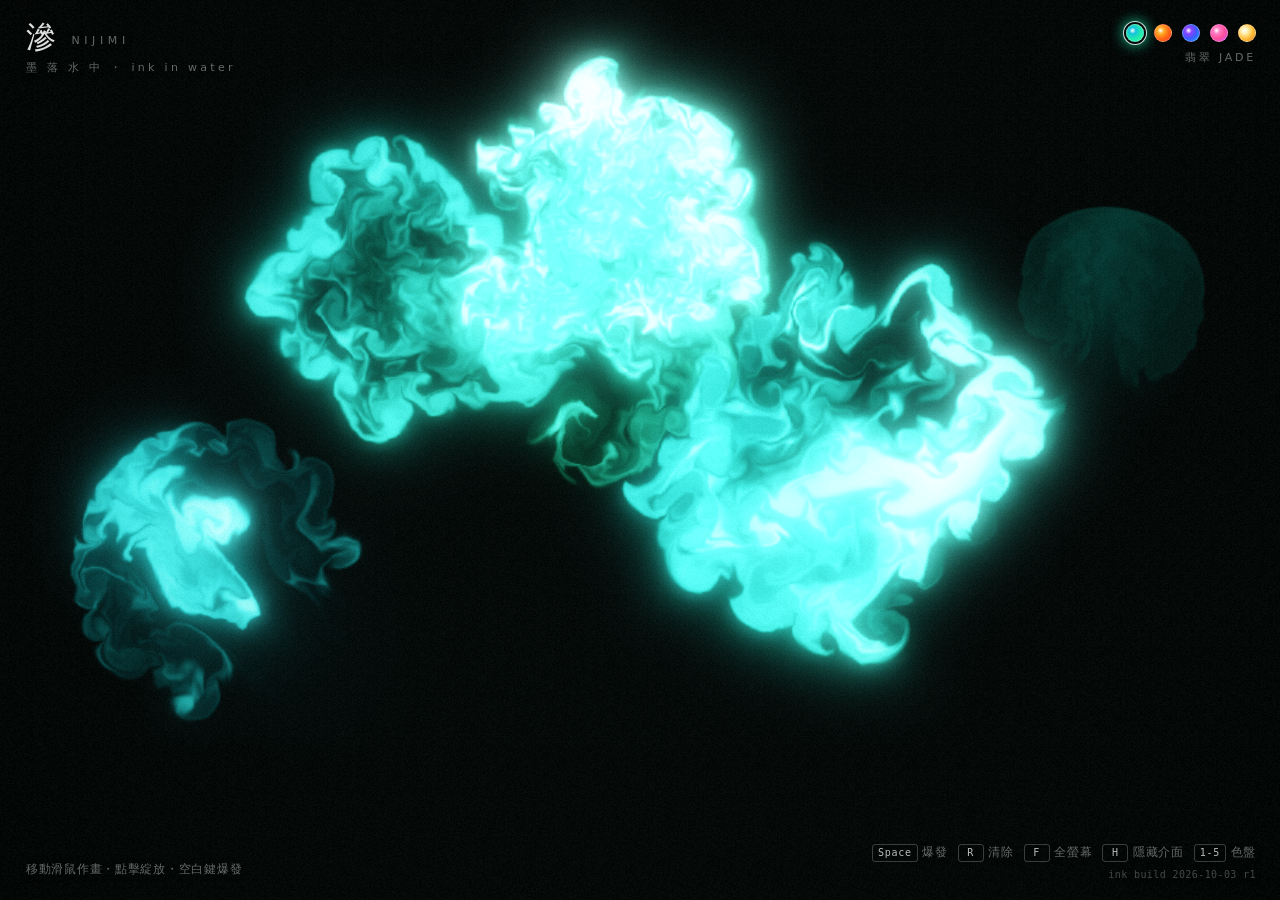
<file: nijimi/index.html>
<!doctype html>
<html lang="zh-Hant">
<head>
<meta charset="utf-8">
<meta name="viewport" content="width=device-width,initial-scale=1,maximum-scale=1,user-scalable=no,viewport-fit=cover">
<title>滲 nijimi</title>
<style>
  :root { --fg: rgba(236, 240, 238, .78); --dim: rgba(236, 240, 238, .42); --accent: #2fe0b4; }
  html, body { margin: 0; height: 100%; background: #050607; overflow: hidden; }
  body.transparent { background: transparent; }
  canvas#c { position: fixed; inset: 0; width: 100vw; height: 100vh; display: block; touch-action: none; cursor: crosshair; }
  .ui { position: fixed; z-index: 2; color: var(--fg); font: 12px/1.5 "Noto Sans TC", "Microsoft JhengHei", system-ui, sans-serif;
        letter-spacing: .06em; transition: opacity .6s ease; pointer-events: none; user-select: none;
        text-shadow: 0 1px 6px rgba(0,0,0,.6); }
  body.ui-hidden .ui { opacity: 0; }
  body.ui-hidden .ui * { pointer-events: none !important; }
  #title { top: max(22px, env(safe-area-inset-top)); left: 26px; }
  #title h1 { margin: 0; font: 300 30px/1 "Noto Serif TC", "Songti TC", "PMingLiU", serif; letter-spacing: .18em; color: rgba(245,248,246,.9); }
  #title h1 small { font: 300 11px/1 "Noto Sans TC", system-ui, sans-serif; letter-spacing: .42em; color: var(--dim); margin-left: 10px; vertical-align: middle; text-transform: uppercase; }
  #title p { margin: 8px 0 0; color: var(--dim); font-size: 11px; letter-spacing: .3em; }
  #hint { left: 26px; bottom: max(22px, env(safe-area-inset-bottom)); color: var(--dim); }
  #palettes { top: max(24px, env(safe-area-inset-top)); right: 24px; display: flex; gap: 10px; pointer-events: auto; }
  #palettes button { width: 18px; height: 18px; padding: 0; border-radius: 50%; border: 1px solid rgba(255,255,255,.25);
                     cursor: pointer; outline: none; transition: transform .2s, box-shadow .2s; }
  #palettes button:hover { transform: scale(1.15); }
  #palettes button.on { box-shadow: 0 0 0 2px #050607, 0 0 0 3px rgba(255,255,255,.8), 0 0 14px 2px var(--glow, #fff); }
  #palname { position: absolute; top: 26px; right: 0; color: var(--dim); font-size: 11px; white-space: nowrap; letter-spacing: .25em; }
  #keys { right: 24px; bottom: max(20px, env(safe-area-inset-bottom)); text-align: right; color: var(--dim); }
  #keys kbd { display: inline-block; min-width: 14px; padding: 0 5px; margin-left: 10px; border: 1px solid rgba(255,255,255,.22);
              border-radius: 3px; font: 10px/16px ui-monospace, Consolas, monospace; color: var(--fg); text-align: center; }
  #build { margin-top: 8px; font: 10px/1 ui-monospace, Consolas, monospace; color: rgba(236,240,238,.28); letter-spacing: .04em; }
  #debug { top: 64px; right: 24px; font: 11px/1.45 ui-monospace, Consolas, monospace; color: #9fe; white-space: pre; text-align: right; display: none; }
  body.debug #debug { display: block; }
  #nogl { position: fixed; inset: 0; display: none; place-items: center; color: #ccc; font: 14px system-ui; }
  @media (max-width: 640px) {
    #title { left: 18px; } #title h1 { font-size: 24px; } #title p { display: none; }
    #hint { left: 18px; right: 18px; bottom: max(64px, env(safe-area-inset-bottom)); font-size: 11px; }
    #keys { right: 18px; bottom: max(16px, env(safe-area-inset-bottom)); }
    #keys .k { display: none; }
    #palettes { right: 18px; gap: 9px; }
  }
</style>
</head>
<body>
<canvas id="c"></canvas>
<div class="ui" id="title"><h1>滲<small>nijimi</small></h1><p>墨 落 水 中 ・ ink in water</p></div>
<div class="ui" id="palettes"><span id="palname"></span></div>
<div class="ui" id="hint">移動滑鼠作畫・點擊綻放・空白鍵爆發</div>
<div class="ui" id="keys">
  <div class="k"><kbd>Space</kbd> 爆發<kbd>R</kbd> 清除<kbd>F</kbd> 全螢幕<kbd>H</kbd> 隱藏介面<kbd>1-5</kbd> 色盤</div>
  <div id="build">ink build 2026-10-03 r1</div>
</div>
<div class="ui" id="debug"></div>
<div id="nogl">此瀏覽器不支援 WebGL 浮點貼圖，無法執行流體模擬。</div>

<script>
'use strict';
(() => {
const BUILD = 'ink build 2026-10-03 r1';
const qs = new URLSearchParams(location.search);
const DEBUG = qs.has('debug');
const TRANSPARENT = qs.get('transparent') === '1';
if (DEBUG) document.body.classList.add('debug');
if (TRANSPARENT) document.body.classList.add('transparent');

// ---------------------------------------------------------------- palettes
// three hues per palette; the dye carries a total density plus the share of hue B and C,
// and the display maps density -> deep tint -> saturated hue -> near-white core.
const hex = (h) => [1, 3, 5].map((i) => parseInt(h.substr(i, 2), 16) / 255);
const PALETTES = [
  { id: 'jade',   name: '翡翠 JADE',   hues: ['#1ee8b0', '#14c4dc', '#3cffa0'], bg: '#040807' },
  { id: 'fire',   name: '焰 EMBER',    hues: ['#ff6a14', '#ffae2a', '#ff2f2a'], bg: '#080504' },
  { id: 'indigo', name: '藍 INDIGO',   hues: ['#3a5bff', '#8a46ff', '#1ab4ff'], bg: '#04050a' },
  { id: 'sakura', name: '櫻 SAKURA',   hues: ['#ff4f9a', '#ff7cc4', '#c64dff'], bg: '#080407' },
  { id: 'gold',   name: '金 GILT',     hues: ['#ffbf3a', '#fff0b0', '#e07a1c'], bg: '#070604' },
];
let palIndex = Math.max(0, PALETTES.findIndex((p) => p.id === qs.get('palette')));

// ---------------------------------------------------------------- quality tiers
// sim/dye = resolution of the shorter side; dpr = canvas pixel-ratio cap.
const TIERS = [
  { name: 'ultra',  sim: 256, dye: 1440, iters: 28, bloom: 7, shading: true,  cubic: true,  dpr: 2    },
  { name: 'high',   sim: 192, dye: 1080, iters: 22, bloom: 6, shading: true,  cubic: true,  dpr: 1.5  },
  { name: 'medium', sim: 160, dye: 840,  iters: 18, bloom: 5, shading: true,  cubic: false, dpr: 1.25 },
  { name: 'low',    sim: 128, dye: 640,  iters: 14, bloom: 4, shading: false, cubic: false, dpr: 1    },
  { name: 'min',    sim: 96,  dye: 448,  iters: 10, bloom: 0, shading: false, cubic: false, dpr: 0.75 },
];
const qParam = qs.get('q');
let forcedTier = null;
if (qParam !== null) {
  const byName = TIERS.findIndex((t) => t.name === qParam);
  const byNum = Number(qParam);
  forcedTier = byName >= 0 ? byName : (Number.isInteger(byNum) && byNum >= 0 && byNum < TIERS.length ? byNum : null);
}
const isTouch = matchMedia('(pointer: coarse)').matches;
let tierIndex = forcedTier ?? (isTouch ? 2 : 1);

const CFG = {
  curl: 21,              // vorticity confinement -> curling filaments
  velDissipation: 0.6,
  dyeDissipation: 0.45,  // per second, slow fade
  pressureKeep: 0.82,
  splatForce: 5200,
  splatRadius: 0.0011,
  bloomIntensity: 1.15,
  bloomThreshold: 0.3,
  bloomKnee: 0.65,
  grain: 0.035,
};

// ---------------------------------------------------------------- GL context
const canvas = document.getElementById('c');
const ctxOpts = { alpha: TRANSPARENT, depth: false, stencil: false, antialias: false, premultipliedAlpha: true, preserveDrawingBuffer: false, powerPreference: 'high-performance' };
let gl = canvas.getContext('webgl2', ctxOpts);
const isGL2 = !!gl;
if (!gl) gl = canvas.getContext('webgl', ctxOpts) || canvas.getContext('experimental-webgl', ctxOpts);
if (!gl) { document.getElementById('nogl').style.display = 'grid'; return; }

let halfType, linearOK;
if (isGL2) {
  gl.getExtension('EXT_color_buffer_float');
  gl.getExtension('EXT_color_buffer_half_float');
  linearOK = !!gl.getExtension('OES_texture_float_linear') || true; // half-float linear is core in GL2
  halfType = gl.HALF_FLOAT;
} else {
  const hf = gl.getExtension('OES_texture_half_float');
  linearOK = !!gl.getExtension('OES_texture_half_float_linear');
  if (!hf) { document.getElementById('nogl').style.display = 'grid'; return; }
  halfType = hf.HALF_FLOAT_OES;
}

function renderable(internal, format, type) {
  const t = gl.createTexture();
  gl.bindTexture(gl.TEXTURE_2D, t);
  gl.texParameteri(gl.TEXTURE_2D, gl.TEXTURE_MIN_FILTER, gl.NEAREST);
  gl.texParameteri(gl.TEXTURE_2D, gl.TEXTURE_MAG_FILTER, gl.NEAREST);
  gl.texImage2D(gl.TEXTURE_2D, 0, internal, 4, 4, 0, format, type, null);
  const f = gl.createFramebuffer();
  gl.bindFramebuffer(gl.FRAMEBUFFER, f);
  gl.framebufferTexture2D(gl.FRAMEBUFFER, gl.COLOR_ATTACHMENT0, gl.TEXTURE_2D, t, 0);
  const ok = gl.checkFramebufferStatus(gl.FRAMEBUFFER) === gl.FRAMEBUFFER_COMPLETE;
  gl.bindFramebuffer(gl.FRAMEBUFFER, null);
  gl.deleteFramebuffer(f); gl.deleteTexture(t);
  return ok;
}
function pickFormat(internal, format) {
  if (!isGL2) return renderable(gl.RGBA, gl.RGBA, halfType) ? { internal: gl.RGBA, format: gl.RGBA } : null;
  if (renderable(internal, format, halfType)) return { internal, format };
  if (internal === gl.R16F) return pickFormat(gl.RG16F, gl.RG);
  if (internal === gl.RG16F) return pickFormat(gl.RGBA16F, gl.RGBA);
  return null;
}
const FMT_RGBA = isGL2 ? pickFormat(gl.RGBA16F, gl.RGBA) : pickFormat();
const FMT_RG = isGL2 ? pickFormat(gl.RG16F, gl.RG) : FMT_RGBA;
const FMT_R = isGL2 ? pickFormat(gl.R16F, gl.RED) : FMT_RGBA;
if (!FMT_RGBA || !FMT_RG || !FMT_R) { document.getElementById('nogl').style.display = 'grid'; return; }
const FILTER = linearOK ? gl.LINEAR : gl.NEAREST;

// ---------------------------------------------------------------- shaders (GLSL ES 1.00, valid in both contexts)
const VS = `
precision highp float;
attribute vec2 aPos;
uniform vec2 uTexel;
varying vec2 vUv, vL, vR, vT, vB;
void main () {
  vUv = aPos * 0.5 + 0.5;
  vL = vUv - vec2(uTexel.x, 0.0); vR = vUv + vec2(uTexel.x, 0.0);
  vT = vUv + vec2(0.0, uTexel.y); vB = vUv - vec2(0.0, uTexel.y);
  gl_Position = vec4(aPos, 0.0, 1.0);
}`;
const HEAD = `
precision highp float;
precision highp sampler2D;
varying vec2 vUv, vL, vR, vT, vB;
`;
// density -> colour ramp shared by bloom prefilter and display
const INK = `
uniform vec3 uHueA, uHueB, uHueC;
vec3 inkColor (vec4 d) {
  float tot = max(d.r, 0.0);
  float inv = 1.0 / max(tot, 1e-4);
  float wb = clamp(d.g * inv, 0.0, 1.0), wc = clamp(d.b * inv, 0.0, 1.0);
  float wa = max(1.0 - wb - wc, 0.0);
  vec3 hue = (uHueA * wa + uHueB * wb + uHueC * wc) / max(wa + wb + wc, 1e-4);
  float t = 1.0 - exp(-tot * 1.1);
  vec3 deep = hue * hue * 0.55;                       // darker, more saturated wisp tone
  vec3 col = mix(deep, hue, smoothstep(0.08, 0.62, t));
  col = mix(col, mix(hue, vec3(1.0), 0.8), smoothstep(0.55, 0.96, t));   // glowing core
  return col * (t * 1.45);
}`;

const FS = {
  copy: `${HEAD} uniform sampler2D uTex; void main () { gl_FragColor = texture2D(uTex, vUv); }`,
  scale: `${HEAD} uniform sampler2D uTex; uniform float uValue; void main () { gl_FragColor = uValue * texture2D(uTex, vUv); }`,
  splat: `${HEAD}
    uniform sampler2D uTarget; uniform float uAspect; uniform vec3 uColor; uniform vec2 uPoint; uniform float uRadius;
    void main () {
      vec2 p = vUv - uPoint; p.x *= uAspect;
      vec3 s = exp(-dot(p, p) / uRadius) * uColor;
      vec4 base = texture2D(uTarget, vUv);
      gl_FragColor = vec4(base.xyz + s, base.w);
    }`,
  advect: `${HEAD}
    uniform sampler2D uVelocity, uSource; uniform vec2 uTexel, uSrcTexel; uniform float uDt, uDissipation;
    vec4 bilerp (sampler2D s, vec2 uv, vec2 ts) {
      vec2 st = uv / ts - 0.5; vec2 i = floor(st); vec2 f = fract(st);
      vec4 a = texture2D(s, (i + vec2(0.5, 0.5)) * ts), b = texture2D(s, (i + vec2(1.5, 0.5)) * ts);
      vec4 c = texture2D(s, (i + vec2(0.5, 1.5)) * ts), d = texture2D(s, (i + vec2(1.5, 1.5)) * ts);
      return mix(mix(a, b, f.x), mix(c, d, f.x), f.y);
    }
    #ifdef CUBIC
    // Catmull-Rom via 9 bilinear taps: keeps marbled edges crisp instead of smearing them every step
    vec4 cubic (sampler2D s, vec2 uv, vec2 ts) {
      vec2 sp = uv / ts; vec2 tc = floor(sp - 0.5) + 0.5; vec2 f = sp - tc;
      vec2 w0 = f * (-0.5 + f * (1.0 - 0.5 * f)), w1 = 1.0 + f * f * (-2.5 + 1.5 * f);
      vec2 w2 = f * (0.5 + f * (2.0 - 1.5 * f)), w3 = f * f * (-0.5 + 0.5 * f);
      vec2 w12 = w1 + w2; vec2 o12 = w2 / w12;
      vec2 t0 = (tc - 1.0) * ts, t3 = (tc + 2.0) * ts, t12 = (tc + o12) * ts;
      vec4 r = vec4(0.0);
      r += texture2D(s, vec2(t0.x, t0.y)) * w0.x * w0.y;   r += texture2D(s, vec2(t12.x, t0.y)) * w12.x * w0.y;  r += texture2D(s, vec2(t3.x, t0.y)) * w3.x * w0.y;
      r += texture2D(s, vec2(t0.x, t12.y)) * w0.x * w12.y; r += texture2D(s, vec2(t12.x, t12.y)) * w12.x * w12.y; r += texture2D(s, vec2(t3.x, t12.y)) * w3.x * w12.y;
      r += texture2D(s, vec2(t0.x, t3.y)) * w0.x * w3.y;   r += texture2D(s, vec2(t12.x, t3.y)) * w12.x * w3.y;  r += texture2D(s, vec2(t3.x, t3.y)) * w3.x * w3.y;
      return max(r, vec4(0.0));
    }
    #endif
    void main () {
    #ifdef MANUAL
      vec2 coord = vUv - uDt * bilerp(uVelocity, vUv, uTexel).xy * uTexel;
      vec4 r = bilerp(uSource, coord, uSrcTexel);
    #else
      vec2 coord = vUv - uDt * texture2D(uVelocity, vUv).xy * uTexel;
      #ifdef CUBIC
      vec4 r = cubic(uSource, coord, uSrcTexel);
      #else
      vec4 r = texture2D(uSource, coord);
      #endif
    #endif
      // nothing flows in from beyond the walls (clamp-to-edge would otherwise keep re-injecting the border texel)
      vec2 inside = step(vec2(0.0), coord) * step(coord, vec2(1.0));
      gl_FragColor = r * inside.x * inside.y / (1.0 + uDissipation * uDt);
    }`,
  divergence: `${HEAD}
    uniform sampler2D uVelocity;
    void main () {
      vec2 C = texture2D(uVelocity, vUv).xy;
      float L = texture2D(uVelocity, vL).x, R = texture2D(uVelocity, vR).x;
      float T = texture2D(uVelocity, vT).y, B = texture2D(uVelocity, vB).y;
      if (vL.x < 0.0) L = -C.x; if (vR.x > 1.0) R = -C.x;
      if (vT.y > 1.0) T = -C.y; if (vB.y < 0.0) B = -C.y;
      gl_FragColor = vec4(0.5 * (R - L + T - B), 0.0, 0.0, 1.0);
    }`,
  curl: `${HEAD}
    uniform sampler2D uVelocity;
    void main () {
      float L = texture2D(uVelocity, vL).y, R = texture2D(uVelocity, vR).y;
      float T = texture2D(uVelocity, vT).x, B = texture2D(uVelocity, vB).x;
      gl_FragColor = vec4(0.5 * ((R - L) - (T - B)), 0.0, 0.0, 1.0);
    }`,
  vorticity: `${HEAD}
    uniform sampler2D uVelocity, uCurl; uniform float uCurlStrength, uDt;
    void main () {
      float L = texture2D(uCurl, vL).x, R = texture2D(uCurl, vR).x;
      float T = texture2D(uCurl, vT).x, B = texture2D(uCurl, vB).x;
      float C = texture2D(uCurl, vUv).x;
      vec2 n = vec2(abs(T) - abs(B), abs(R) - abs(L));
      n /= length(n) + 1e-4;
      vec2 force = uCurlStrength * C * vec2(n.x, -n.y);
      vec2 v = texture2D(uVelocity, vUv).xy + force * uDt;
      gl_FragColor = vec4(clamp(v, -1000.0, 1000.0), 0.0, 1.0);
    }`,
  pressure: `${HEAD}
    uniform sampler2D uPressure, uDivergence;
    void main () {
      float L = texture2D(uPressure, vL).x, R = texture2D(uPressure, vR).x;
      float T = texture2D(uPressure, vT).x, B = texture2D(uPressure, vB).x;
      float d = texture2D(uDivergence, vUv).x;
      gl_FragColor = vec4((L + R + T + B - d) * 0.25, 0.0, 0.0, 1.0);
    }`,
  gradient: `${HEAD}
    uniform sampler2D uPressure, uVelocity;
    void main () {
      float L = texture2D(uPressure, vL).x, R = texture2D(uPressure, vR).x;
      float T = texture2D(uPressure, vT).x, B = texture2D(uPressure, vB).x;
      vec2 v = texture2D(uVelocity, vUv).xy - 0.5 * vec2(R - L, T - B);
      gl_FragColor = vec4(v, 0.0, 1.0);
    }`,
  bloomPre: `${HEAD} ${INK}
    uniform sampler2D uDye; uniform vec3 uCurve; uniform float uThreshold;
    void main () {
      vec3 c = inkColor(texture2D(uDye, vUv));
      float br = max(c.r, max(c.g, c.b));
      float rq = clamp(br - uCurve.x, 0.0, uCurve.y); rq = uCurve.z * rq * rq;
      c *= max(rq, br - uThreshold) / max(br, 1e-4);
      gl_FragColor = vec4(c, 1.0);
    }`,
  blur: `${HEAD}
    uniform sampler2D uTex; uniform vec2 uSrcTexel;
    void main () {
      vec2 o = uSrcTexel;
      vec4 s = texture2D(uTex, vUv + vec2(-o.x, -o.y)) + texture2D(uTex, vUv + vec2(o.x, -o.y))
             + texture2D(uTex, vUv + vec2(-o.x, o.y)) + texture2D(uTex, vUv + vec2(o.x, o.y));
      gl_FragColor = s * 0.25;
    }`,
  display: `${HEAD} ${INK}
    uniform sampler2D uDye, uBloom; uniform vec2 uDyeTexel, uRes; uniform float uTime, uBloomI, uGrain; uniform vec3 uBg;
    float hash (vec2 p) { p = fract(p * vec2(123.34, 456.21)); p += dot(p, p + 45.32); return fract(p.x * p.y); }
    void main () {
      vec4 d = texture2D(uDye, vUv);
      vec3 c = inkColor(d);
    #ifdef SHADING
      // relief from the density gradient: gives billows a lit, marbled body
      float dl = texture2D(uDye, vUv - vec2(uDyeTexel.x, 0.0)).r, dr = texture2D(uDye, vUv + vec2(uDyeTexel.x, 0.0)).r;
      float db = texture2D(uDye, vUv - vec2(0.0, uDyeTexel.y)).r, dt = texture2D(uDye, vUv + vec2(0.0, uDyeTexel.y)).r;
      vec3 n = normalize(vec3((dl - dr) * 1.4, (db - dt) * 1.4, 1.0));
      float lit = clamp(dot(n, normalize(vec3(-0.45, 0.6, 0.9))), 0.0, 1.0);
      c *= 0.8 + 0.32 * lit;
    #endif
    #ifdef BLOOM
      c += texture2D(uBloom, vUv).rgb * uBloomI;
    #endif
      c = vec3(1.0) - exp(-c * 1.55);
      vec2 q = vUv - 0.5; q.x *= uRes.x / uRes.y;
      float vig = smoothstep(1.25, 0.25, length(q));
      float g = (hash(vUv * uRes + fract(uTime * 7.31) * 91.7) - 0.5) * uGrain;
    #ifdef TRANSPARENT
      c = max(c + g * step(0.02, c), 0.0);
      float a = clamp(max(c.r, max(c.g, c.b)) * 1.15, 0.0, 1.0);
      gl_FragColor = vec4(c, a);
    #else
      vec3 col = uBg * (0.55 + 0.75 * vig) + c * (0.82 + 0.18 * vig) + g;
      gl_FragColor = vec4(max(col, 0.0), 1.0);
    #endif
    }`,
};

function compile(type, src) {
  const s = gl.createShader(type);
  gl.shaderSource(s, src);
  gl.compileShader(s);
  if (!gl.getShaderParameter(s, gl.COMPILE_STATUS)) throw new Error('shader: ' + gl.getShaderInfoLog(s) + '\n' + src.slice(0, 400));
  return s;
}
const vsObj = compile(gl.VERTEX_SHADER, VS);
const progCache = new Map();
function program(name, defines = []) {
  const key = name + '|' + defines.join(',');
  if (progCache.has(key)) return progCache.get(key);
  const src = defines.map((d) => `#define ${d}\n`).join('') + FS[name];
  const p = gl.createProgram();
  gl.attachShader(p, vsObj);
  gl.attachShader(p, compile(gl.FRAGMENT_SHADER, src));
  gl.bindAttribLocation(p, 0, 'aPos');
  gl.linkProgram(p);
  if (!gl.getProgramParameter(p, gl.LINK_STATUS)) throw new Error('link: ' + gl.getProgramInfoLog(p));
  const u = {};
  const n = gl.getProgramParameter(p, gl.ACTIVE_UNIFORMS);
  for (let i = 0; i < n; i++) { const nm = gl.getActiveUniform(p, i).name; u[nm] = gl.getUniformLocation(p, nm); }
  const prog = { p, u, use() { gl.useProgram(p); return u; } };
  progCache.set(key, prog);
  return prog;
}

// fullscreen quad
gl.bindBuffer(gl.ARRAY_BUFFER, gl.createBuffer());
gl.bufferData(gl.ARRAY_BUFFER, new Float32Array([-1, -1, -1, 1, 1, 1, 1, -1]), gl.STATIC_DRAW);
gl.bindBuffer(gl.ELEMENT_ARRAY_BUFFER, gl.createBuffer());
gl.bufferData(gl.ELEMENT_ARRAY_BUFFER, new Uint16Array([0, 1, 2, 0, 2, 3]), gl.STATIC_DRAW);
gl.vertexAttribPointer(0, 2, gl.FLOAT, false, 0, 0);
gl.enableVertexAttribArray(0);

function blit(target, clear) {
  if (target) { gl.viewport(0, 0, target.w, target.h); gl.bindFramebuffer(gl.FRAMEBUFFER, target.fbo); }
  else { gl.viewport(0, 0, gl.drawingBufferWidth, gl.drawingBufferHeight); gl.bindFramebuffer(gl.FRAMEBUFFER, null); }
  if (clear) { gl.clearColor(0, 0, 0, 0); gl.clear(gl.COLOR_BUFFER_BIT); }
  gl.drawElements(gl.TRIANGLES, 6, gl.UNSIGNED_SHORT, 0);
}

// ---------------------------------------------------------------- framebuffers
function fbo(w, h, fmt, filter) {
  gl.activeTexture(gl.TEXTURE0);
  const tex = gl.createTexture();
  gl.bindTexture(gl.TEXTURE_2D, tex);
  gl.texParameteri(gl.TEXTURE_2D, gl.TEXTURE_MIN_FILTER, filter);
  gl.texParameteri(gl.TEXTURE_2D, gl.TEXTURE_MAG_FILTER, filter);
  gl.texParameteri(gl.TEXTURE_2D, gl.TEXTURE_WRAP_S, gl.CLAMP_TO_EDGE);
  gl.texParameteri(gl.TEXTURE_2D, gl.TEXTURE_WRAP_T, gl.CLAMP_TO_EDGE);
  gl.texImage2D(gl.TEXTURE_2D, 0, fmt.internal, w, h, 0, fmt.format, halfType, null);
  const fb = gl.createFramebuffer();
  gl.bindFramebuffer(gl.FRAMEBUFFER, fb);
  gl.framebufferTexture2D(gl.FRAMEBUFFER, gl.COLOR_ATTACHMENT0, gl.TEXTURE_2D, tex, 0);
  gl.viewport(0, 0, w, h); gl.clearColor(0, 0, 0, 0); gl.clear(gl.COLOR_BUFFER_BIT);
  return { tex, fbo: fb, w, h, tx: 1 / w, ty: 1 / h,
    bind(unit) { gl.activeTexture(gl.TEXTURE0 + unit); gl.bindTexture(gl.TEXTURE_2D, tex); return unit; },
    free() { gl.deleteTexture(tex); gl.deleteFramebuffer(fb); } };
}
function doubleFbo(w, h, fmt, filter) {
  let a = fbo(w, h, fmt, filter), b = fbo(w, h, fmt, filter);
  return { w, h, tx: 1 / w, ty: 1 / h,
    get read() { return a; }, get write() { return b; },
    swap() { const t = a; a = b; b = t; },
    free() { a.free(); b.free(); } };
}
// keep the picture when the grid changes size (tier switch / window resize)
function resizeDouble(old, w, h, fmt, filter) {
  if (old && old.w === w && old.h === h) return old;
  const n = doubleFbo(w, h, fmt, filter);
  if (old) {
    const u = program('copy').use();
    gl.uniform2f(u.uTexel, n.tx, n.ty);
    gl.uniform1i(u.uTex, old.read.bind(0));
    blit(n.write); n.swap();
    old.free();
  }
  return n;
}
function gridSize(res) {
  const W = gl.drawingBufferWidth, H = gl.drawingBufferHeight;
  let aspect = W / H; if (aspect < 1) aspect = 1 / aspect;
  const lo = Math.round(res), hi = Math.round(res * aspect);
  return W > H ? [hi, lo] : [lo, hi];
}

let velocity, dye, pressure, divergence, curlTex, bloomChain = [], displayProg, advectDye, advectVel;
function buildTargets() {
  const T = TIERS[tierIndex];
  const [sw, sh] = gridSize(T.sim);
  let [dw, dh] = gridSize(T.dye);
  // dye never needs to exceed the screen
  const k = Math.min(1, gl.drawingBufferWidth / dw, gl.drawingBufferHeight / dh);
  if (k < 1) { dw = Math.round(dw * k); dh = Math.round(dh * k); }
  velocity = resizeDouble(velocity, sw, sh, FMT_RG, FILTER);
  dye = resizeDouble(dye, dw, dh, FMT_RGBA, FILTER);
  if (pressure) pressure.free(); if (divergence) divergence.free(); if (curlTex) curlTex.free();
  pressure = doubleFbo(sw, sh, FMT_R, gl.NEAREST);
  divergence = fbo(sw, sh, FMT_R, gl.NEAREST);
  curlTex = fbo(sw, sh, FMT_R, gl.NEAREST);
  bloomChain.forEach((b) => b.free()); bloomChain = [];
  if (T.bloom > 0) {
    let [bw, bh] = gridSize(288);
    for (let i = 0; i < T.bloom; i++) {
      if (bw < 2 || bh < 2) break;
      bloomChain.push(fbo(bw, bh, FMT_RGBA, FILTER));
      bw >>= 1; bh >>= 1;
    }
  }
  const disp = [];
  if (T.shading) disp.push('SHADING');
  if (bloomChain.length) disp.push('BLOOM');
  if (TRANSPARENT) disp.push('TRANSPARENT');
  displayProg = program('display', disp);
  const adv = linearOK ? [] : ['MANUAL'];
  advectVel = program('advect', adv);
  advectDye = program('advect', T.cubic && linearOK ? ['CUBIC'] : adv);
}

function resizeCanvas() {
  const dpr = Math.min(window.devicePixelRatio || 1, TIERS[tierIndex].dpr);
  const w = Math.max(1, Math.floor(canvas.clientWidth * dpr)), h = Math.max(1, Math.floor(canvas.clientHeight * dpr));
  if (canvas.width !== w || canvas.height !== h) { canvas.width = w; canvas.height = h; return true; }
  return false;
}
resizeCanvas();
buildTargets();

function setTier(i) {
  tierIndex = Math.max(0, Math.min(TIERS.length - 1, i));
  resizeCanvas();
  buildTargets();
}

// ---------------------------------------------------------------- simulation
function step(dt) {
  gl.disable(gl.BLEND);
  const T = TIERS[tierIndex];
  let u;
  u = program('curl').use();
  gl.uniform2f(u.uTexel, velocity.tx, velocity.ty);
  gl.uniform1i(u.uVelocity, velocity.read.bind(0));
  blit(curlTex);

  u = program('vorticity').use();
  gl.uniform2f(u.uTexel, velocity.tx, velocity.ty);
  gl.uniform1i(u.uVelocity, velocity.read.bind(0));
  gl.uniform1i(u.uCurl, curlTex.bind(1));
  gl.uniform1f(u.uCurlStrength, CFG.curl);
  gl.uniform1f(u.uDt, dt);
  blit(velocity.write); velocity.swap();

  u = program('divergence').use();
  gl.uniform2f(u.uTexel, velocity.tx, velocity.ty);
  gl.uniform1i(u.uVelocity, velocity.read.bind(0));
  blit(divergence);

  u = program('scale').use();
  gl.uniform1i(u.uTex, pressure.read.bind(0));
  gl.uniform1f(u.uValue, CFG.pressureKeep);
  blit(pressure.write); pressure.swap();

  u = program('pressure').use();
  gl.uniform2f(u.uTexel, velocity.tx, velocity.ty);
  gl.uniform1i(u.uDivergence, divergence.bind(0));
  for (let i = 0; i < T.iters; i++) {
    gl.uniform1i(u.uPressure, pressure.read.bind(1));
    blit(pressure.write); pressure.swap();
  }

  u = program('gradient').use();
  gl.uniform2f(u.uTexel, velocity.tx, velocity.ty);
  gl.uniform1i(u.uPressure, pressure.read.bind(0));
  gl.uniform1i(u.uVelocity, velocity.read.bind(1));
  blit(velocity.write); velocity.swap();

  u = advectVel.use();
  gl.uniform2f(u.uTexel, velocity.tx, velocity.ty);
  gl.uniform2f(u.uSrcTexel, velocity.tx, velocity.ty);
  const vu = velocity.read.bind(0);
  gl.uniform1i(u.uVelocity, vu); gl.uniform1i(u.uSource, vu);
  gl.uniform1f(u.uDt, dt);
  gl.uniform1f(u.uDissipation, CFG.velDissipation);
  blit(velocity.write); velocity.swap();

  u = advectDye.use();
  gl.uniform2f(u.uTexel, velocity.tx, velocity.ty);
  gl.uniform2f(u.uSrcTexel, dye.tx, dye.ty);
  gl.uniform1i(u.uVelocity, velocity.read.bind(0));
  gl.uniform1i(u.uSource, dye.read.bind(1));
  gl.uniform1f(u.uDt, dt);
  gl.uniform1f(u.uDissipation, CFG.dyeDissipation);
  blit(dye.write); dye.swap();
}

function paletteUniforms(u) {
  const P = PALETTES[palIndex];
  const h = P.hues.map(hex);
  gl.uniform3fv(u.uHueA, h[0]); gl.uniform3fv(u.uHueB, h[1]); gl.uniform3fv(u.uHueC, h[2]);
}

function render(time) {
  let u;
  if (bloomChain.length) {
    gl.disable(gl.BLEND);
    const first = bloomChain[0];
    u = program('bloomPre').use();
    paletteUniforms(u);
    const knee = CFG.bloomThreshold * CFG.bloomKnee + 1e-4;
    gl.uniform3f(u.uCurve, CFG.bloomThreshold - knee, knee * 2, 0.25 / knee);
    gl.uniform1f(u.uThreshold, CFG.bloomThreshold);
    gl.uniform1i(u.uDye, dye.read.bind(0));
    blit(first);
    u = program('blur').use();
    let last = first;
    for (let i = 1; i < bloomChain.length; i++) {
      const dest = bloomChain[i];
      gl.uniform2f(u.uSrcTexel, last.tx, last.ty);
      gl.uniform1i(u.uTex, last.bind(0));
      blit(dest);
      last = dest;
    }
    gl.blendFunc(gl.ONE, gl.ONE);
    gl.enable(gl.BLEND);
    for (let i = bloomChain.length - 2; i >= 0; i--) {
      const dest = bloomChain[i];
      gl.uniform2f(u.uSrcTexel, last.tx, last.ty);
      gl.uniform1i(u.uTex, last.bind(0));
      blit(dest);
      last = dest;
    }
    gl.disable(gl.BLEND);
  }
  u = displayProg.use();
  paletteUniforms(u);
  gl.uniform2f(u.uTexel, 1 / gl.drawingBufferWidth, 1 / gl.drawingBufferHeight);
  gl.uniform2f(u.uDyeTexel, dye.tx, dye.ty);
  gl.uniform2f(u.uRes, gl.drawingBufferWidth, gl.drawingBufferHeight);
  gl.uniform1f(u.uTime, time);
  gl.uniform1f(u.uGrain, CFG.grain);
  gl.uniform3fv(u.uBg, hex(PALETTES[palIndex].bg));
  gl.uniform1i(u.uDye, dye.read.bind(0));
  if (bloomChain.length) { gl.uniform1i(u.uBloom, bloomChain[0].bind(1)); gl.uniform1f(u.uBloomI, CFG.bloomIntensity); }
  blit(null);
}

// ---------------------------------------------------------------- splats
const aspect = () => canvas.width / canvas.height;
function radiusFor(r) { const a = aspect(); return a > 1 ? r * a : r * Math.max(a, 0.6); }

// raw splat in GL uv space (y up). w = [wA, wB, wC] hue weights; amount = dye density.
function splatUV(x, y, vx, vy, w, amount, radius) {
  gl.disable(gl.BLEND);
  const u = program('splat').use();
  gl.uniform2f(u.uTexel, velocity.tx, velocity.ty);
  gl.uniform1f(u.uAspect, aspect());
  gl.uniform2f(u.uPoint, x, y);
  gl.uniform1f(u.uRadius, radiusFor(radius));
  gl.uniform1i(u.uTarget, velocity.read.bind(0));
  gl.uniform3f(u.uColor, vx, vy, 0);
  blit(velocity.write); velocity.swap();
  if (amount > 0) {
    const s = w[0] + w[1] + w[2] || 1;
    gl.uniform1i(u.uTarget, dye.read.bind(0));
    gl.uniform3f(u.uColor, amount, amount * w[1] / s, amount * w[2] / s);
    blit(dye.write); dye.swap();
  }
}
// smooth triad of hue weights from a phase; power sharpens so streaks read as distinct hues
function hueWeights(phase) {
  const w = [0, 1, 2].map((i) => Math.pow(0.5 + 0.5 * Math.cos(phase - i * 2.0944), 3));
  return w;
}
function colorArg(c, fallbackPhase) {
  if (Array.isArray(c)) return c;
  if (typeof c === 'number') return hueWeights(c * 2.0944);
  return hueWeights(fallbackPhase);
}

let huePhase = Math.random() * 6.283;
function bloomAt(x, y, scale = 1, phase = huePhase) {
  // x,y in GL uv. a bright core plus a ring of petals pushed outward with a twist -> blooming, curling rim
  const petals = 9;
  const twist = (Math.random() - 0.5) * 0.9;
  const rot = Math.random() * 6.283;
  splatUV(x, y, 0, 0, hueWeights(phase), 0.7 * scale, CFG.splatRadius * 3.6 * scale);
  const vs = [];
  for (let i = 0; i < petals; i++) {
    const a = rot + (i / petals) * 6.283;
    const dx = Math.cos(a), dy = Math.sin(a);
    const v = 560 * scale * (0.8 + Math.random() * 0.4);
    vs.push([a, dx, dy, (dx - dy * twist) * v, (dy + dx * twist) * v]);
  }
  // remove net momentum so the bloom opens in place instead of drifting off
  const mx = vs.reduce((s, q) => s + q[3], 0) / petals, my = vs.reduce((s, q) => s + q[4], 0) / petals;
  vs.forEach(([a, dx, dy, vx, vy], i) => {
    const px = x + dx * 0.026 * scale / aspect(), py = y + dy * 0.026 * scale;
    splatUV(px, py, vx - mx, vy - my, hueWeights(phase + i * 0.9), 0.14 * scale, CFG.splatRadius * 1.6 * scale);
  });
}
function burst(n = 6) {
  for (let i = 0; i < n; i++) {
    const x = 0.12 + Math.random() * 0.76, y = 0.14 + Math.random() * 0.72;
    const a = Math.random() * 6.283, v = 700 + Math.random() * 900;
    const ph = huePhase + i * 1.3;
    splatUV(x, y, Math.cos(a) * v, Math.sin(a) * v, hueWeights(ph), 0.5, CFG.splatRadius * 2.5);
    bloomAt(x, y, 0.55 + Math.random() * 0.6, ph + 0.7);
  }
  huePhase += 1.7;
}
function clearAll() {
  const u = program('scale').use();
  gl.uniform1f(u.uValue, 0);
  for (const t of [dye, velocity, pressure]) { gl.uniform1i(u.uTex, t.read.bind(0)); blit(t.write); t.swap(); }
}

// ---------------------------------------------------------------- input
const pointers = new Map();   // pointerId -> state
let lastInput = performance.now();
function toUV(e) {
  const r = canvas.getBoundingClientRect();
  return [(e.clientX - r.left) / r.width, 1 - (e.clientY - r.top) / r.height];
}
canvas.addEventListener('pointerdown', (e) => {
  canvas.setPointerCapture?.(e.pointerId);
  const [x, y] = toUV(e);
  pointers.set(e.pointerId, { x, y, px: x, py: y, moved: false, down: true, phase: huePhase + pointers.size * 2.1 });
  bloomAt(x, y, e.pointerType === 'touch' ? 0.8 : 1, huePhase);
  huePhase += 0.9;
  lastInput = performance.now();
});
canvas.addEventListener('pointermove', (e) => {
  const [x, y] = toUV(e);
  let p = pointers.get(e.pointerId);
  if (!p) { if (e.pointerType !== 'mouse') return; p = { x, y, px: x, py: y, moved: false, down: false, phase: huePhase }; pointers.set(e.pointerId, p); }
  p.x = x; p.y = y; p.moved = true;
  lastInput = performance.now();
});
const endPointer = (e) => { const p = pointers.get(e.pointerId); if (!p) return; if (e.pointerType === 'mouse') p.down = false; else pointers.delete(e.pointerId); };
canvas.addEventListener('pointerup', endPointer);
canvas.addEventListener('pointercancel', endPointer);
canvas.addEventListener('pointerleave', (e) => { if (e.pointerType === 'mouse') pointers.delete(e.pointerId); });
canvas.addEventListener('contextmenu', (e) => e.preventDefault());

// emit splats along each pointer's path since last frame (subdivided so fast strokes stay continuous)
function applyPointers(dt) {
  for (const p of pointers.values()) {
    if (!p.moved) continue;
    p.moved = false;
    const dx = p.x - p.px, dy = p.y - p.py;
    const len = Math.hypot(dx * aspect(), dy);
    if (len < 1e-5) continue;
    const speed = len / Math.max(dt, 1 / 240);           // screen-heights per second
    const rad = CFG.splatRadius * Math.min(3.2, 0.9 + speed * 0.9);
    const n = Math.min(8, Math.max(1, Math.ceil(len / 0.01)));
    // dye per stroke length stays constant, so hovering slowly never piles up into a white blob
    const amt = 0.075 * Math.min(1, len / n / 0.006) * (p.down ? 1.3 : 1);
    p.phase += len * 6;
    const w = hueWeights(p.phase);
    for (let i = 1; i <= n; i++) {
      const t = i / n;
      splatUV(p.px + dx * t, p.py + dy * t, dx * CFG.splatForce / n, dy * CFG.splatForce / n, w, amt, rad);
    }
    p.px = p.x; p.py = p.y;
  }
}

// attract mode: an invisible brush wandering on a slow Lissajous path, plus occasional soft blooms
let attractT = 0, nextAttractBloom = 0;
const attract = { x: 0.5, y: 0.5 };
function applyAttract(now, dt) {
  if (now - lastInput < 8000) { attractT = 0; return; }
  attractT += dt;
  const t = attractT;
  const nx = 0.5 + 0.36 * Math.sin(t * 0.83 + 1.3) * Math.cos(t * 0.19);
  const ny = 0.5 + 0.32 * Math.sin(t * 1.07) * Math.cos(t * 0.29 + 0.4);
  if (attractT > dt) {
    const dx = nx - attract.x, dy = ny - attract.y;
    const len = Math.hypot(dx * aspect(), dy);
    splatUV(nx, ny, dx * CFG.splatForce * 0.9, dy * CFG.splatForce * 0.9, hueWeights(t * 0.35 + huePhase), 0.04 * Math.min(1, len / 0.006), CFG.splatRadius * 1.3);
  }
  attract.x = nx; attract.y = ny;
  if (now > nextAttractBloom) {
    nextAttractBloom = now + 2600 + Math.random() * 2600;
    bloomAt(0.18 + Math.random() * 0.64, 0.2 + Math.random() * 0.6, 0.4 + Math.random() * 0.3, huePhase + t);
  }
}

// ---------------------------------------------------------------- UI
const palWrap = document.getElementById('palettes');
const palName = document.getElementById('palname');
const palButtons = PALETTES.map((P, i) => {
  const b = document.createElement('button');
  b.title = P.name;
  b.setAttribute('aria-label', P.name);
  b.style.background = `radial-gradient(circle at 35% 35%, #fff 0, ${P.hues[1]} 22%, ${P.hues[0]} 55%, ${P.hues[2]} 100%)`;
  b.style.setProperty('--glow', P.hues[0]);
  b.addEventListener('click', (e) => { e.stopPropagation(); setPalette(i); });
  palWrap.insertBefore(b, palName);
  return b;
});
function setPalette(i) {
  if (typeof i === 'string') i = PALETTES.findIndex((p) => p.id === i);
  if (!(i >= 0 && i < PALETTES.length)) return false;
  palIndex = i;
  palButtons.forEach((b, j) => b.classList.toggle('on', j === i));
  palName.textContent = PALETTES[i].name;
  document.documentElement.style.setProperty('--accent', PALETTES[i].hues[0]);
  return true;
}
setPalette(palIndex);

window.addEventListener('keydown', (e) => {
  if (e.repeat && e.code !== 'Space') return;
  const k = e.key.toLowerCase();
  if (e.code === 'Space') { e.preventDefault(); burst(5 + Math.floor(Math.random() * 3)); lastInput = performance.now(); }
  else if (k === 'r') clearAll();
  else if (k === 'f') { if (document.fullscreenElement) document.exitFullscreen(); else document.documentElement.requestFullscreen?.().catch(() => {}); }
  else if (k === 'h') document.body.classList.toggle('ui-hidden');
  else if (k === 'p') setPalette((palIndex + 1) % PALETTES.length);
  else if (k >= '1' && k <= '9') setPalette(Number(k) - 1);
});

// ---------------------------------------------------------------- loop + adaptive quality
const debugEl = document.getElementById('debug');
let renderer = '';
try { const ext = gl.getExtension('WEBGL_debug_renderer_info'); renderer = ext ? gl.getParameter(ext.UNMASKED_RENDERER_WEBGL) : ''; } catch (e) { /* optional */ }
let last = performance.now(), frames = 0, secT0 = last, slowSecs = 0, started = last, fps = 0, frameMsSum = 0;
window.__fps = 0;
function updateDebug() {
  if (!DEBUG) return;
  const T = TIERS[tierIndex];
  debugEl.textContent = `${fps} fps  ${(frameMsSum / Math.max(1, frames || 1)).toFixed(1)} ms\n` +
    `tier ${tierIndex} ${T.name}${forcedTier !== null ? ' (forced)' : ''}\n` +
    `sim ${velocity.w}x${velocity.h}  dye ${dye.w}x${dye.h}\n` +
    `canvas ${canvas.width}x${canvas.height}  iters ${T.iters}  bloom ${bloomChain.length}\n` +
    `${isGL2 ? 'webgl2' : 'webgl1'}${linearOK ? '' : ' manual-filter'}\n${renderer}`;
}
function frame(now) {
  const dt = Math.min((now - last) / 1000, 1 / 30);
  frameMsSum += now - last;
  last = now;
  if (resizeCanvas()) buildTargets();
  applyPointers(dt);
  applyAttract(now, dt);
  step(dt);
  render(now / 1000);
  frames++;
  if (now - secT0 >= 1000) {
    fps = Math.round(frames * 1000 / (now - secT0));
    window.__fps = fps;
    window.__tier = TIERS[tierIndex].name;
    updateDebug();
    frameMsSum = 0;
    frames = 0; secT0 = now;
    if (forcedTier === null && now - started > 3000 && document.visibilityState === 'visible') {
      slowSecs = fps < 50 ? slowSecs + 1 : 0;
      if (slowSecs >= 2 && tierIndex < TIERS.length - 1) { setTier(tierIndex + 1); slowSecs = -2; }
    }
  }
  requestAnimationFrame(frame);
}
document.addEventListener('visibilitychange', () => { last = performance.now(); secT0 = last; frames = 0; slowSecs = 0; });

// public API: x,y normalised 0..1 with y measured from the TOP of the screen; dx,dy normalised screen deltas.
// color: hue index 0..2 (fractional = mix), or [wA,wB,wC] weights, or omitted for auto.
window.__ink = {
  splat(x, y, dx = 0, dy = 0, color, amount = 0.9, radius = 1) {
    lastInput = performance.now();
    splatUV(x, 1 - y, dx * CFG.splatForce, -dy * CFG.splatForce, colorArg(color, huePhase += 0.4), amount, CFG.splatRadius * 2 * radius);
  },
  bloom(x, y, scale = 1) { lastInput = performance.now(); bloomAt(x, 1 - y, scale, huePhase += 0.9); },
  burst(n = 6) { lastInput = performance.now(); burst(n); },
  setPalette,
  palettes: PALETTES.map((p) => p.id),
  clear: clearAll,
  setTier: (t) => { forcedTier = typeof t === 'string' ? TIERS.findIndex((x) => x.name === t) : t; setTier(forcedTier); },
  config: CFG,
  // debug: GPU cost per frame without vsync (runs n sim+render frames back to back, synced by readPixels)
  bench(n = 60) {
    const px = new Uint8Array(4);
    gl.readPixels(0, 0, 1, 1, gl.RGBA, gl.UNSIGNED_BYTE, px);
    const t0 = performance.now();
    for (let i = 0; i < n; i++) { step(1 / 60); render(i / 60); }
    gl.bindFramebuffer(gl.FRAMEBUFFER, null);
    gl.readPixels(0, 0, 1, 1, gl.RGBA, gl.UNSIGNED_BYTE, px);
    return +((performance.now() - t0) / n).toFixed(2);
  },
  // debug: dye density (r=total) under a normalised screen point
  probe(x, y) {
    gl.bindFramebuffer(gl.FRAMEBUFFER, dye.read.fbo);
    const px = new Float32Array(4);
    try { gl.readPixels(Math.floor(x * dye.w), Math.floor((1 - y) * dye.h), 1, 1, gl.RGBA, gl.FLOAT, px); } catch (e) { return null; }
    return Array.from(px).map((v) => +v.toFixed(3));
  },
  build: BUILD,
};
window.__ready = true;

// opening: a few blooms so the first frame is alive
burst(3);
requestAnimationFrame((t) => { last = t; secT0 = t; started = t; requestAnimationFrame(frame); });
})();
</script>
</body>
</html>
</file>
